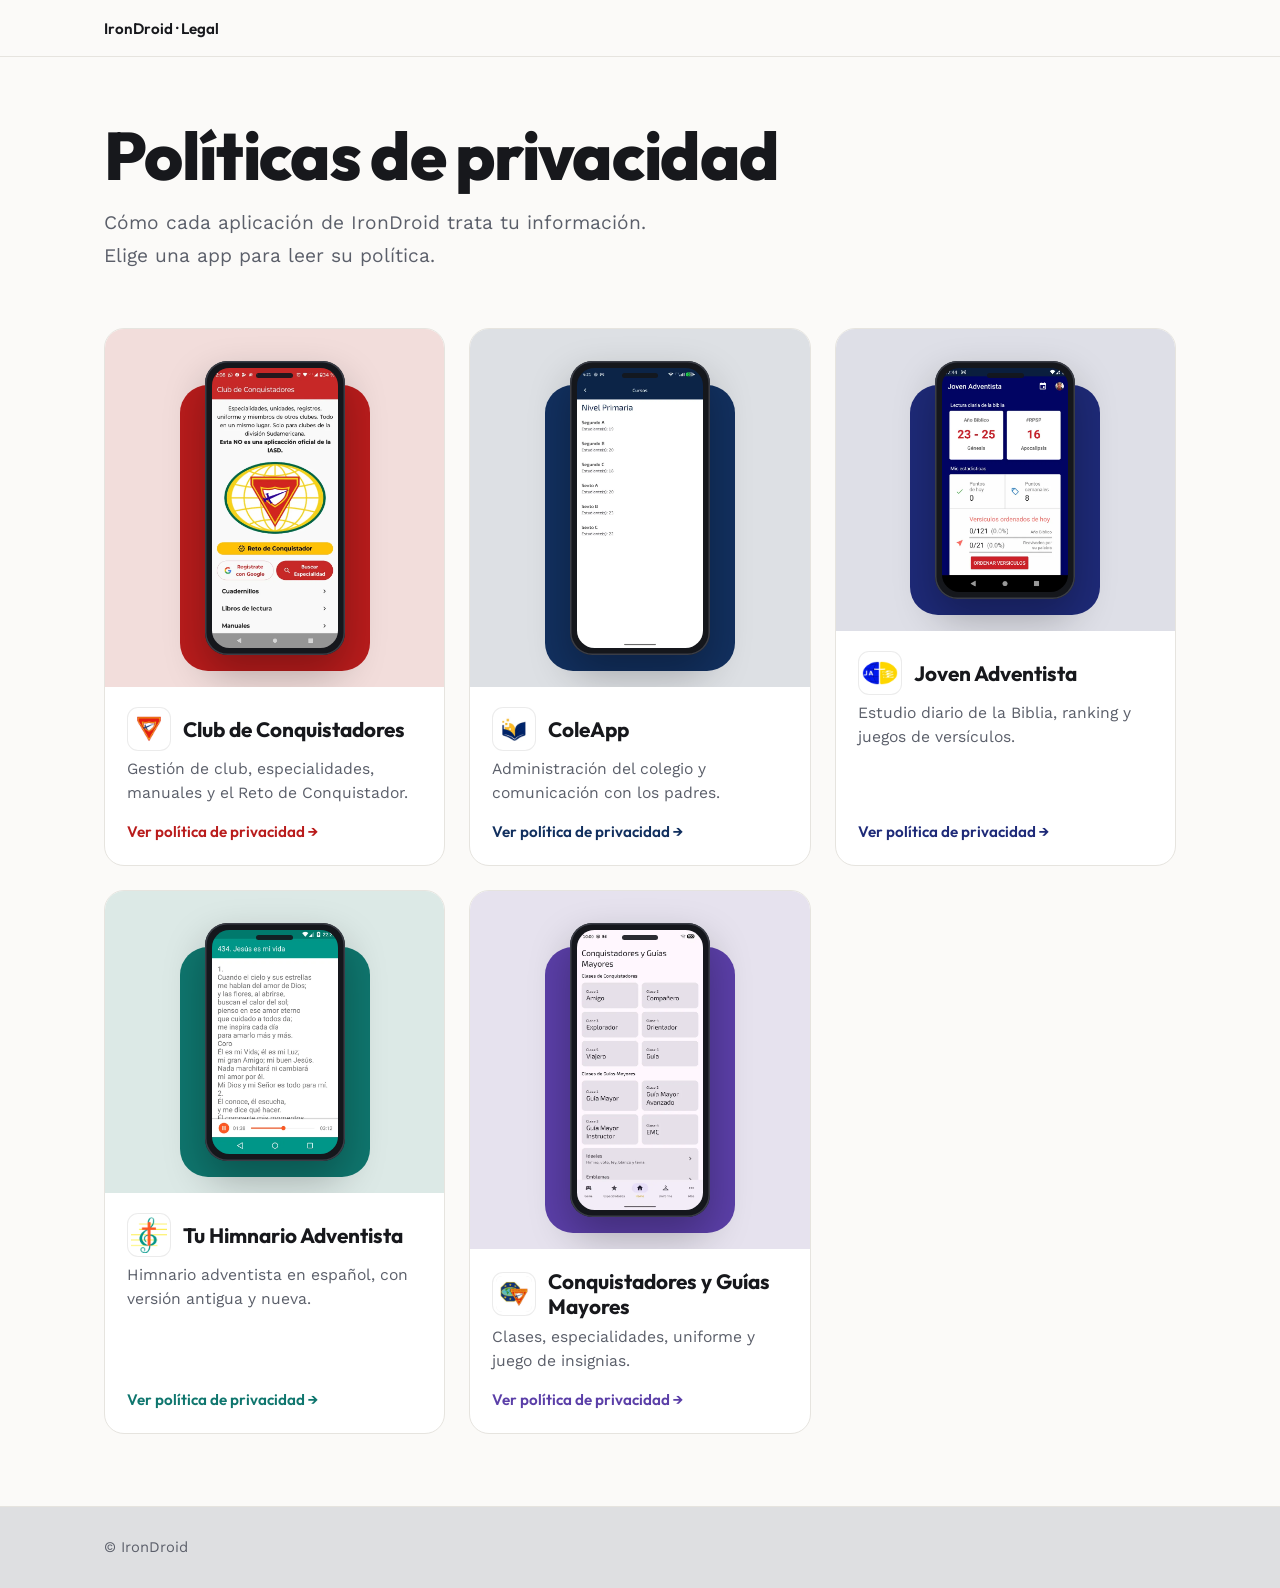
<file: index.html>
<!doctype html>
<html lang="es">
<head>
<meta charset="utf-8">
<meta name="viewport" content="width=device-width, initial-scale=1">
<title>IronDroid – Políticas de privacidad</title>
<meta name="description" content="Políticas de privacidad de las aplicaciones Android de IronDroid.">
<link rel="preconnect" href="https://fonts.googleapis.com">
<link rel="preconnect" href="https://fonts.gstatic.com" crossorigin>
<link rel="stylesheet" href="https://fonts.googleapis.com/css2?family=Outfit:wght@600;700;800&family=Work+Sans:wght@400;500;600&display=swap">
<link rel="stylesheet" href="./assets/style.css">
</head>
<body>
<div class="top"><div class="wrap"><span>IronDroid · Legal</span></div></div>
<header class="wrap home-hero">
<h1>Políticas de privacidad</h1>
<p>Cómo cada aplicación de IronDroid trata tu información. Elige una app para leer su política.</p>
</header>
<main class="wrap">
<ul class="apps">
<li class="app-club"><a class="card" href="./club-de-conquistadores/">
<span class="stage"><span class="phone"><img src="./assets/img/club-de-conquistadores/web/1.webp" width="480" height="1067" alt="" loading="lazy"></span></span>
<span class="body"><span class="name"><span class="icon has-img"><img src="./assets/img/club-de-conquistadores/web/icon.webp" width="192" height="192" alt=""></span>Club de Conquistadores</span><span class="tag">Gestión de club, especialidades, manuales y el Reto de Conquistador.</span><span class="go">Ver política de privacidad →</span></span>
</a></li>
<li class="app-coleapp"><a class="card" href="./coleapp/">
<span class="stage"><span class="phone"><img src="./assets/img/coleapp/web/1.webp" width="480" height="1067" alt="" loading="lazy"></span></span>
<span class="body"><span class="name"><span class="icon has-img"><img src="./assets/img/coleapp/web/icon.webp" width="192" height="192" alt=""></span>ColeApp</span><span class="tag">Administración del colegio y comunicación con los padres.</span><span class="go">Ver política de privacidad →</span></span>
</a></li>
<li class="app-joven"><a class="card" href="./joven-adventista/">
<span class="stage"><span class="phone"><img src="./assets/img/joven-adventista/web/1.webp" width="480" height="853" alt="" loading="lazy"></span></span>
<span class="body"><span class="name"><span class="icon has-img"><img src="./assets/img/joven-adventista/web/icon.webp" width="192" height="192" alt=""></span>Joven Adventista</span><span class="tag">Estudio diario de la Biblia, ranking y juegos de versículos.</span><span class="go">Ver política de privacidad →</span></span>
</a></li>
<li class="app-hiad"><a class="card" href="./tu-himnario-adventista/">
<span class="stage"><span class="phone"><img src="./assets/img/tu-himnario-adventista/web/2.webp" width="480" height="853" alt="" loading="lazy"></span></span>
<span class="body"><span class="name"><span class="icon has-img"><img src="./assets/img/tu-himnario-adventista/web/icon.webp" width="192" height="192" alt=""></span>Tu Himnario Adventista</span><span class="tag">Himnario adventista en español, con versión antigua y nueva.</span><span class="go">Ver política de privacidad →</span></span>
</a></li>
<li class="app-pathfinder"><a class="card" href="./conquistadores-y-guias-mayores/">
<span class="stage"><span class="phone"><img src="./assets/img/conquistadores-y-guias-mayores/web/1.webp" width="480" height="1067" alt="" loading="lazy"></span></span>
<span class="body"><span class="name"><span class="icon has-img"><img src="./assets/img/conquistadores-y-guias-mayores/web/icon.webp" width="192" height="192" alt=""></span>Conquistadores y Guías Mayores</span><span class="tag">Clases, especialidades, uniforme y juego de insignias.</span><span class="go">Ver política de privacidad →</span></span>
</a></li>
</ul>
</main>
<footer class="foot"><div class="wrap"><span class="muted">© IronDroid</span></div></footer>
</body>
</html>
</file>
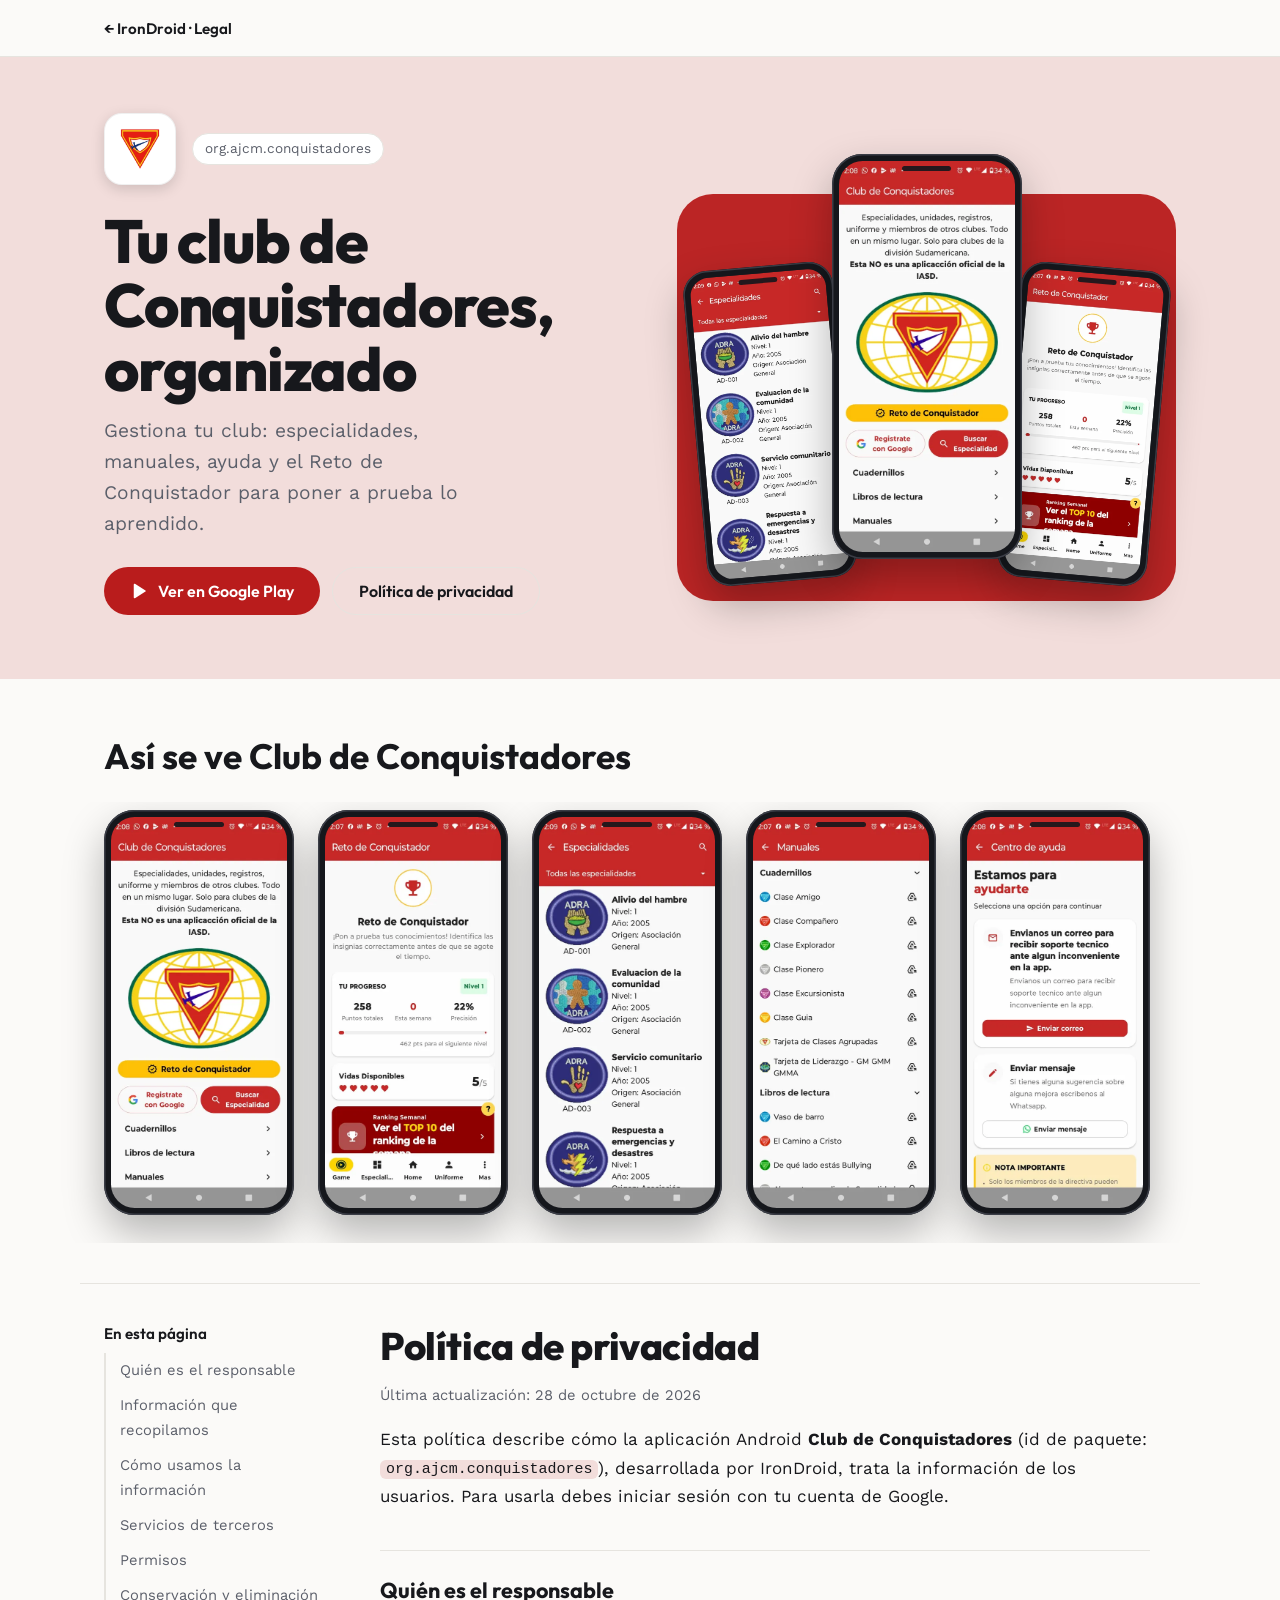
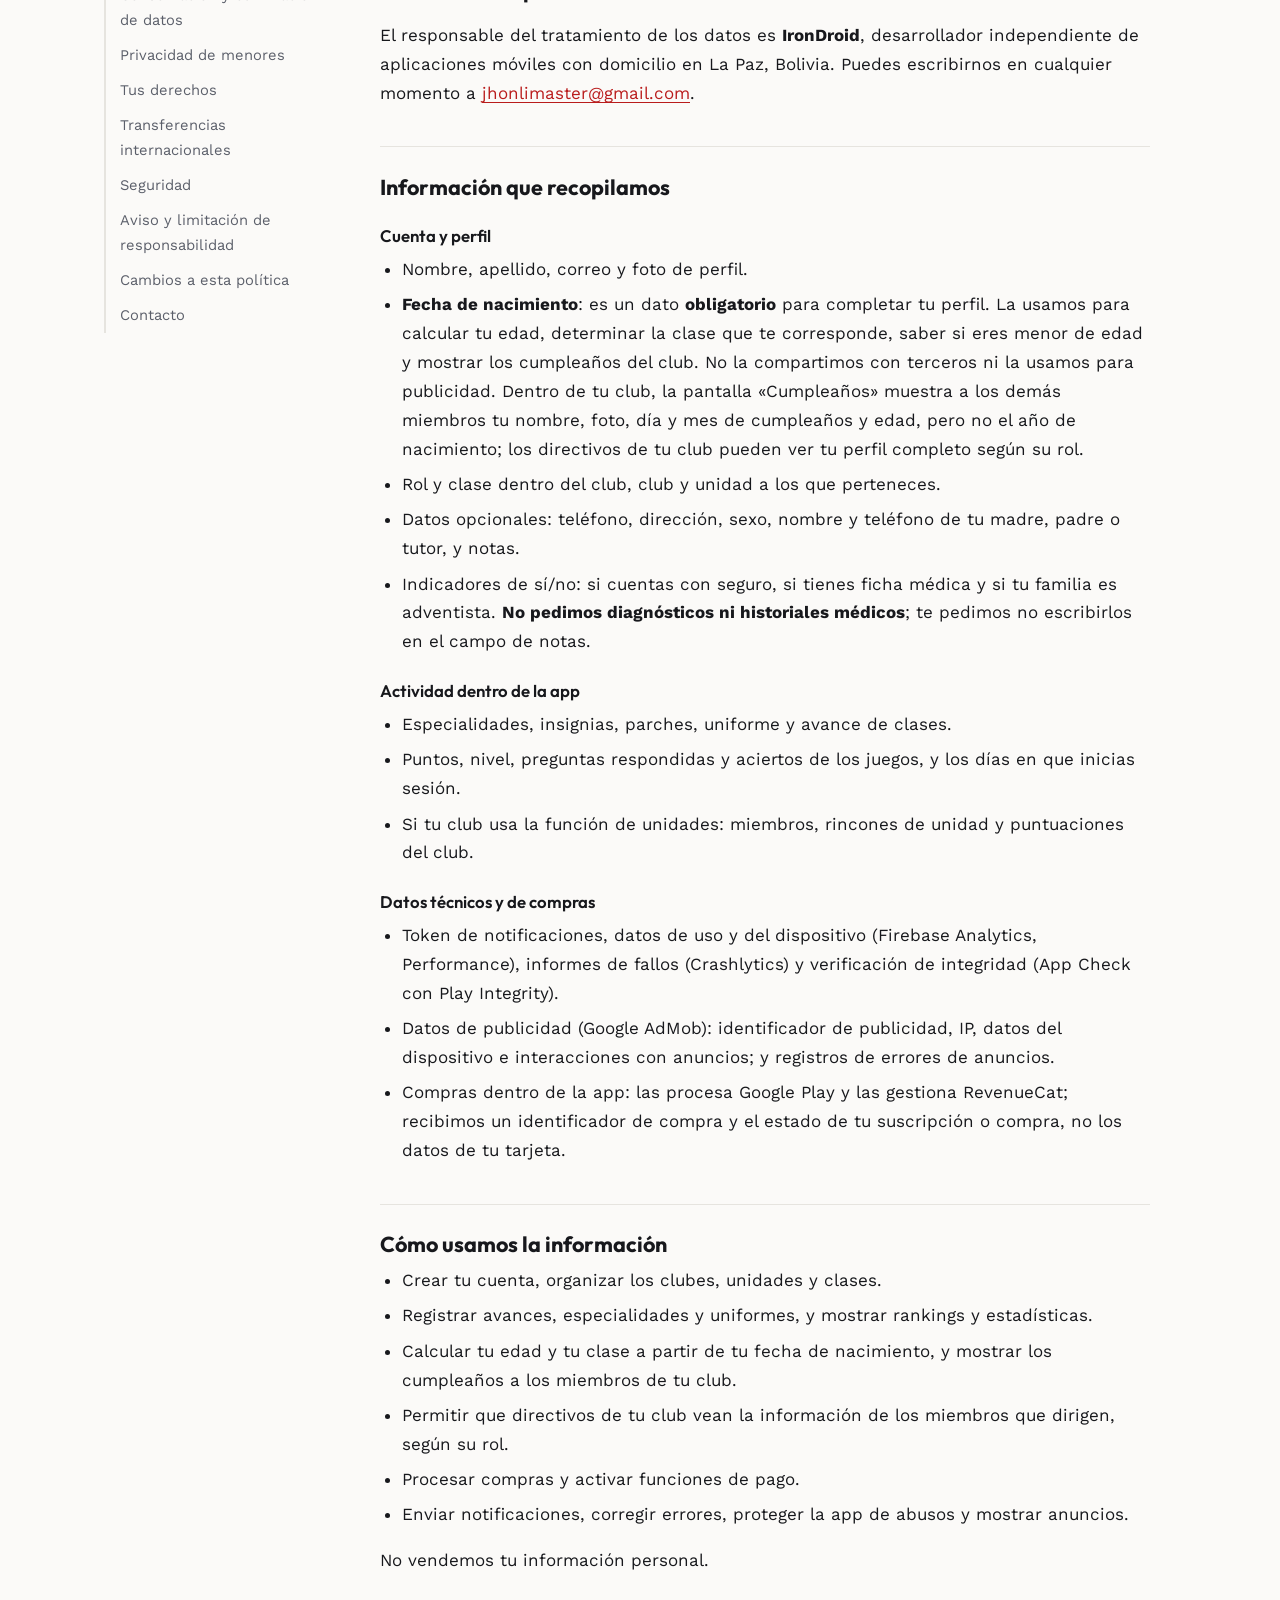
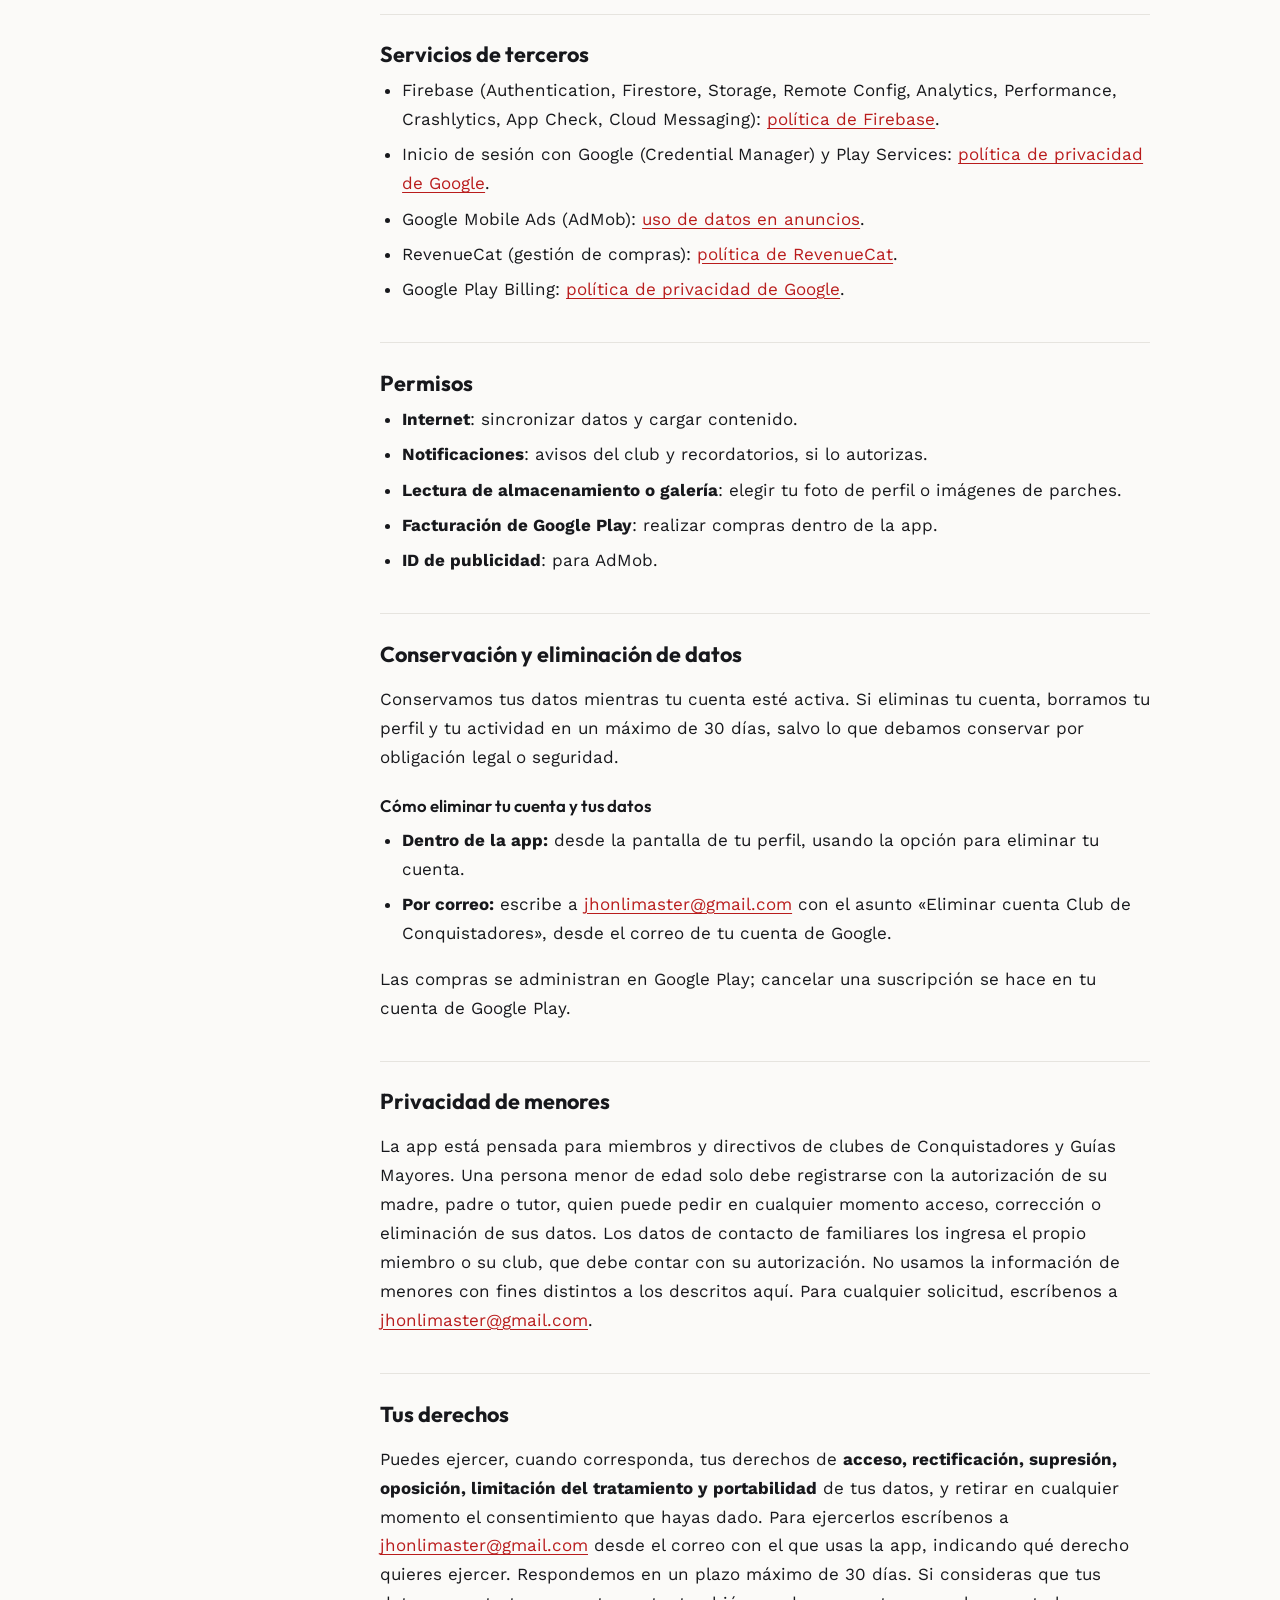
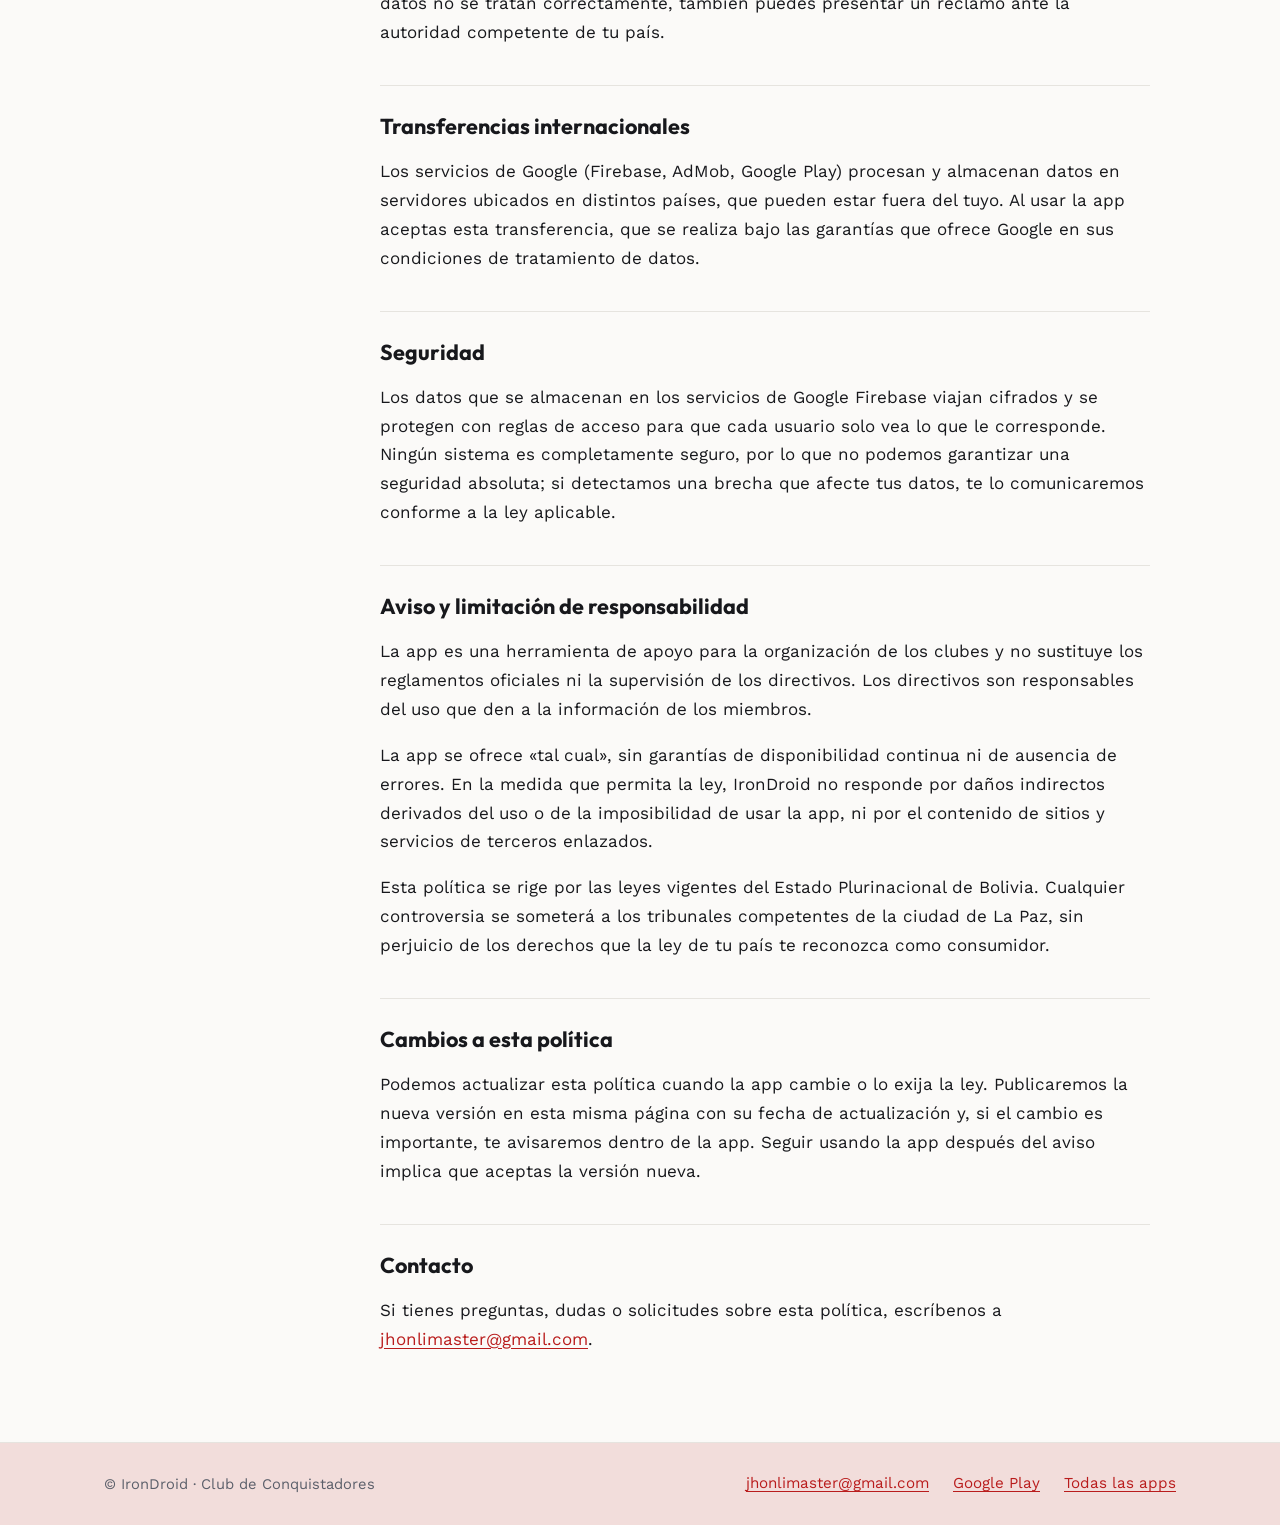
<file: club-de-conquistadores/index.html>
<!doctype html>
<html lang="es">
<head>
<meta charset="utf-8">
<meta name="viewport" content="width=device-width, initial-scale=1">
<title>Política de privacidad – Club de Conquistadores</title>
<meta name="description" content="Política de privacidad de Club de Conquistadores. Gestiona tu club: especialidades, manuales, ayuda y el Reto de Conquistador para poner a prueba lo aprendido.">
<link rel="preconnect" href="https://fonts.googleapis.com">
<link rel="preconnect" href="https://fonts.gstatic.com" crossorigin>
<link rel="stylesheet" href="https://fonts.googleapis.com/css2?family=Outfit:wght@600;700;800&family=Work+Sans:wght@400;500;600&display=swap">
<link rel="stylesheet" href="../assets/style.css">
</head>
<body class="app-club">
<div class="top"><div class="wrap"><a href="../">← IronDroid · Legal</a></div></div>
<header class="hero"><div class="wrap">
<div>
<div class="id"><span class="icon has-img"><img src="../assets/img/club-de-conquistadores/web/icon.webp" width="192" height="192" alt=""></span><span class="chip"><code>org.ajcm.conquistadores</code></span></div>
<h1>Tu club de Conquistadores, organizado</h1>
<p class="lead">Gestiona tu club: especialidades, manuales, ayuda y el Reto de Conquistador para poner a prueba lo aprendido.</p>
<div class="actions"><a class="btn" href="https://play.google.com/store/apps/details?id=org.ajcm.conquistadores"><svg viewBox="0 0 24 24" aria-hidden="true"><path d="M5 3.2v17.6c0 .8.9 1.3 1.6.8l14-8.8c.6-.4.6-1.2 0-1.6l-14-8.8C5.9 1.9 5 2.4 5 3.2z"/></svg>Ver en Google Play</a><a class="btn ghost" href="#politica">Política de privacidad</a></div>
</div>
<div class="phones">
<div class="phone"><img src="../assets/img/club-de-conquistadores/web/3.webp" width="480" height="1067" alt="Catálogo de especialidades"></div>
<div class="phone"><img src="../assets/img/club-de-conquistadores/web/1.webp" width="480" height="1067" alt="Pantalla principal del Club de Conquistadores"></div>
<div class="phone"><img src="../assets/img/club-de-conquistadores/web/2.webp" width="480" height="1067" alt="Reto de Conquistador con progreso y vidas"></div>
</div>
</div></header>
<section class="shots" aria-labelledby="shots-title">
<div class="wrap"><h2 id="shots-title">Así se ve Club de Conquistadores</h2></div>
<ul tabindex="0" aria-label="Capturas de pantalla de Club de Conquistadores">
<li><div class="phone"><img src="../assets/img/club-de-conquistadores/web/1.webp" width="480" height="1067" alt="Pantalla principal del Club de Conquistadores" loading="lazy"></div></li>
<li><div class="phone"><img src="../assets/img/club-de-conquistadores/web/2.webp" width="480" height="1067" alt="Reto de Conquistador con progreso y vidas" loading="lazy"></div></li>
<li><div class="phone"><img src="../assets/img/club-de-conquistadores/web/3.webp" width="480" height="1067" alt="Catálogo de especialidades" loading="lazy"></div></li>
<li><div class="phone"><img src="../assets/img/club-de-conquistadores/web/4.webp" width="480" height="1067" alt="Manuales, cuadernillos y libros de lectura" loading="lazy"></div></li>
<li><div class="phone"><img src="../assets/img/club-de-conquistadores/web/5.webp" width="480" height="1067" alt="Centro de ayuda" loading="lazy"></div></li>
</ul>
</section>
<div class="wrap policy" id="politica">
<nav class="toc" aria-label="Contenido de la política"><p>En esta página</p><ol><li><a href="#responsable">Quién es el responsable</a></li><li><a href="#informacion-que-recopilamos">Información que recopilamos</a></li><li><a href="#como-usamos-la-informacion">Cómo usamos la información</a></li><li><a href="#servicios-de-terceros">Servicios de terceros</a></li><li><a href="#permisos">Permisos</a></li><li><a href="#conservacion-y-eliminacion-de-datos">Conservación y eliminación de datos</a></li><li><a href="#privacidad-de-menores">Privacidad de menores</a></li><li><a href="#tus-derechos">Tus derechos</a></li><li><a href="#transferencias">Transferencias internacionales</a></li><li><a href="#seguridad">Seguridad</a></li><li><a href="#limitacion-de-responsabilidad">Aviso y limitación de responsabilidad</a></li><li><a href="#cambios-a-esta-politica">Cambios a esta política</a></li><li><a href="#contacto">Contacto</a></li></ol></nav>
<article>
<h2>Política de privacidad</h2>
<p class="muted">Última actualización: 28 de octubre de 2026</p>
<p>Esta política describe cómo la aplicación Android <strong>Club de Conquistadores</strong> (id de paquete: <code>org.ajcm.conquistadores</code>), desarrollada por IronDroid, trata la información de los usuarios. Para usarla debes iniciar sesión con tu cuenta de Google.</p>

<h3 id="responsable">Quién es el responsable</h3>
<p>El responsable del tratamiento de los datos es <strong>IronDroid</strong>, desarrollador independiente de aplicaciones móviles con domicilio en La Paz, Bolivia. Puedes escribirnos en cualquier momento a <a href="mailto:jhonlimaster@gmail.com">jhonlimaster@gmail.com</a>.</p>

<h3 id="informacion-que-recopilamos">Información que recopilamos</h3>
<h4>Cuenta y perfil</h4><ul><li>Nombre, apellido, correo y foto de perfil.</li><li><strong>Fecha de nacimiento</strong>: es un dato <strong>obligatorio</strong> para completar tu perfil. La usamos para calcular tu edad, determinar la clase que te corresponde, saber si eres menor de edad y mostrar los cumpleaños del club. No la compartimos con terceros ni la usamos para publicidad. Dentro de tu club, la pantalla «Cumpleaños» muestra a los demás miembros tu nombre, foto, día y mes de cumpleaños y edad, pero no el año de nacimiento; los directivos de tu club pueden ver tu perfil completo según su rol.</li><li>Rol y clase dentro del club, club y unidad a los que perteneces.</li><li>Datos opcionales: teléfono, dirección, sexo, nombre y teléfono de tu madre, padre o tutor, y notas.</li><li>Indicadores de sí/no: si cuentas con seguro, si tienes ficha médica y si tu familia es adventista. <strong>No pedimos diagnósticos ni historiales médicos</strong>; te pedimos no escribirlos en el campo de notas.</li></ul><h4>Actividad dentro de la app</h4><ul><li>Especialidades, insignias, parches, uniforme y avance de clases.</li><li>Puntos, nivel, preguntas respondidas y aciertos de los juegos, y los días en que inicias sesión.</li><li>Si tu club usa la función de unidades: miembros, rincones de unidad y puntuaciones del club.</li></ul><h4>Datos técnicos y de compras</h4><ul><li>Token de notificaciones, datos de uso y del dispositivo (Firebase Analytics, Performance), informes de fallos (Crashlytics) y verificación de integridad (App Check con Play Integrity).</li><li>Datos de publicidad (Google AdMob): identificador de publicidad, IP, datos del dispositivo e interacciones con anuncios; y registros de errores de anuncios.</li><li>Compras dentro de la app: las procesa Google Play y las gestiona RevenueCat; recibimos un identificador de compra y el estado de tu suscripción o compra, no los datos de tu tarjeta.</li></ul>

<h3 id="como-usamos-la-informacion">Cómo usamos la información</h3>
<ul><li>Crear tu cuenta, organizar los clubes, unidades y clases.</li><li>Registrar avances, especialidades y uniformes, y mostrar rankings y estadísticas.</li><li>Calcular tu edad y tu clase a partir de tu fecha de nacimiento, y mostrar los cumpleaños a los miembros de tu club.</li><li>Permitir que directivos de tu club vean la información de los miembros que dirigen, según su rol.</li><li>Procesar compras y activar funciones de pago.</li><li>Enviar notificaciones, corregir errores, proteger la app de abusos y mostrar anuncios.</li></ul><p>No vendemos tu información personal.</p>

<h3 id="servicios-de-terceros">Servicios de terceros</h3>
<ul><li>Firebase (Authentication, Firestore, Storage, Remote Config, Analytics, Performance, Crashlytics, App Check, Cloud Messaging): <a href="https://firebase.google.com/support/privacy" rel="noopener">política de Firebase</a>.</li><li>Inicio de sesión con Google (Credential Manager) y Play Services: <a href="https://policies.google.com/privacy" rel="noopener">política de privacidad de Google</a>.</li><li>Google Mobile Ads (AdMob): <a href="https://policies.google.com/technologies/ads" rel="noopener">uso de datos en anuncios</a>.</li><li>RevenueCat (gestión de compras): <a href="https://www.revenuecat.com/privacy" rel="noopener">política de RevenueCat</a>.</li><li>Google Play Billing: <a href="https://policies.google.com/privacy" rel="noopener">política de privacidad de Google</a>.</li></ul>

<h3 id="permisos">Permisos</h3>
<ul><li><strong>Internet</strong>: sincronizar datos y cargar contenido.</li><li><strong>Notificaciones</strong>: avisos del club y recordatorios, si lo autorizas.</li><li><strong>Lectura de almacenamiento o galería</strong>: elegir tu foto de perfil o imágenes de parches.</li><li><strong>Facturación de Google Play</strong>: realizar compras dentro de la app.</li><li><strong>ID de publicidad</strong>: para AdMob.</li></ul>

<h3 id="conservacion-y-eliminacion-de-datos">Conservación y eliminación de datos</h3>
<p>Conservamos tus datos mientras tu cuenta esté activa. Si eliminas tu cuenta, borramos tu perfil y tu actividad en un máximo de 30 días, salvo lo que debamos conservar por obligación legal o seguridad.</p><h4 id="eliminar-cuenta">Cómo eliminar tu cuenta y tus datos</h4><ul><li><strong>Dentro de la app:</strong> desde la pantalla de tu perfil, usando la opción para eliminar tu cuenta.</li><li><strong>Por correo:</strong> escribe a <a href="mailto:jhonlimaster@gmail.com?subject=Eliminar%20cuenta%20Club%20de%20Conquistadores">jhonlimaster@gmail.com</a> con el asunto «Eliminar cuenta Club de Conquistadores», desde el correo de tu cuenta de Google.</li></ul><p>Las compras se administran en Google Play; cancelar una suscripción se hace en tu cuenta de Google Play.</p>

<h3 id="privacidad-de-menores">Privacidad de menores</h3>
<p>La app está pensada para miembros y directivos de clubes de Conquistadores y Guías Mayores. Una persona menor de edad solo debe registrarse con la autorización de su madre, padre o tutor, quien puede pedir en cualquier momento acceso, corrección o eliminación de sus datos. Los datos de contacto de familiares los ingresa el propio miembro o su club, que debe contar con su autorización. No usamos la información de menores con fines distintos a los descritos aquí. Para cualquier solicitud, escríbenos a <a href="mailto:jhonlimaster@gmail.com">jhonlimaster@gmail.com</a>.</p>

<h3 id="tus-derechos">Tus derechos</h3>
<p>Puedes ejercer, cuando corresponda, tus derechos de <strong>acceso, rectificación, supresión, oposición, limitación del tratamiento y portabilidad</strong> de tus datos, y retirar en cualquier momento el consentimiento que hayas dado. Para ejercerlos escríbenos a <a href="mailto:jhonlimaster@gmail.com">jhonlimaster@gmail.com</a> desde el correo con el que usas la app, indicando qué derecho quieres ejercer. Respondemos en un plazo máximo de 30 días. Si consideras que tus datos no se tratan correctamente, también puedes presentar un reclamo ante la autoridad competente de tu país.</p>

<h3 id="transferencias">Transferencias internacionales</h3>
<p>Los servicios de Google (Firebase, AdMob, Google Play) procesan y almacenan datos en servidores ubicados en distintos países, que pueden estar fuera del tuyo. Al usar la app aceptas esta transferencia, que se realiza bajo las garantías que ofrece Google en sus condiciones de tratamiento de datos.</p>

<h3 id="seguridad">Seguridad</h3>
<p>Los datos que se almacenan en los servicios de Google Firebase viajan cifrados y se protegen con reglas de acceso para que cada usuario solo vea lo que le corresponde. Ningún sistema es completamente seguro, por lo que no podemos garantizar una seguridad absoluta; si detectamos una brecha que afecte tus datos, te lo comunicaremos conforme a la ley aplicable.</p>

<h3 id="limitacion-de-responsabilidad">Aviso y limitación de responsabilidad</h3>
<p>La app es una herramienta de apoyo para la organización de los clubes y no sustituye los reglamentos oficiales ni la supervisión de los directivos. Los directivos son responsables del uso que den a la información de los miembros.</p><p>La app se ofrece «tal cual», sin garantías de disponibilidad continua ni de ausencia de errores. En la medida que permita la ley, IronDroid no responde por daños indirectos derivados del uso o de la imposibilidad de usar la app, ni por el contenido de sitios y servicios de terceros enlazados.</p><p>Esta política se rige por las leyes vigentes del Estado Plurinacional de Bolivia. Cualquier controversia se someterá a los tribunales competentes de la ciudad de La Paz, sin perjuicio de los derechos que la ley de tu país te reconozca como consumidor.</p>

<h3 id="cambios-a-esta-politica">Cambios a esta política</h3>
<p>Podemos actualizar esta política cuando la app cambie o lo exija la ley. Publicaremos la nueva versión en esta misma página con su fecha de actualización y, si el cambio es importante, te avisaremos dentro de la app. Seguir usando la app después del aviso implica que aceptas la versión nueva.</p>

<h3 id="contacto">Contacto</h3>
<p>Si tienes preguntas, dudas o solicitudes sobre esta política, escríbenos a <a href="mailto:jhonlimaster@gmail.com">jhonlimaster@gmail.com</a>.</p>
</article>
</div>
<footer class="foot"><div class="wrap">
<span class="muted">© IronDroid · Club de Conquistadores</span>
<nav aria-label="Enlaces"><a href="mailto:jhonlimaster@gmail.com">jhonlimaster@gmail.com</a><a href="https://play.google.com/store/apps/details?id=org.ajcm.conquistadores">Google Play</a><a href="../">Todas las apps</a></nav>
</div></footer>
</body>
</html>
</file>
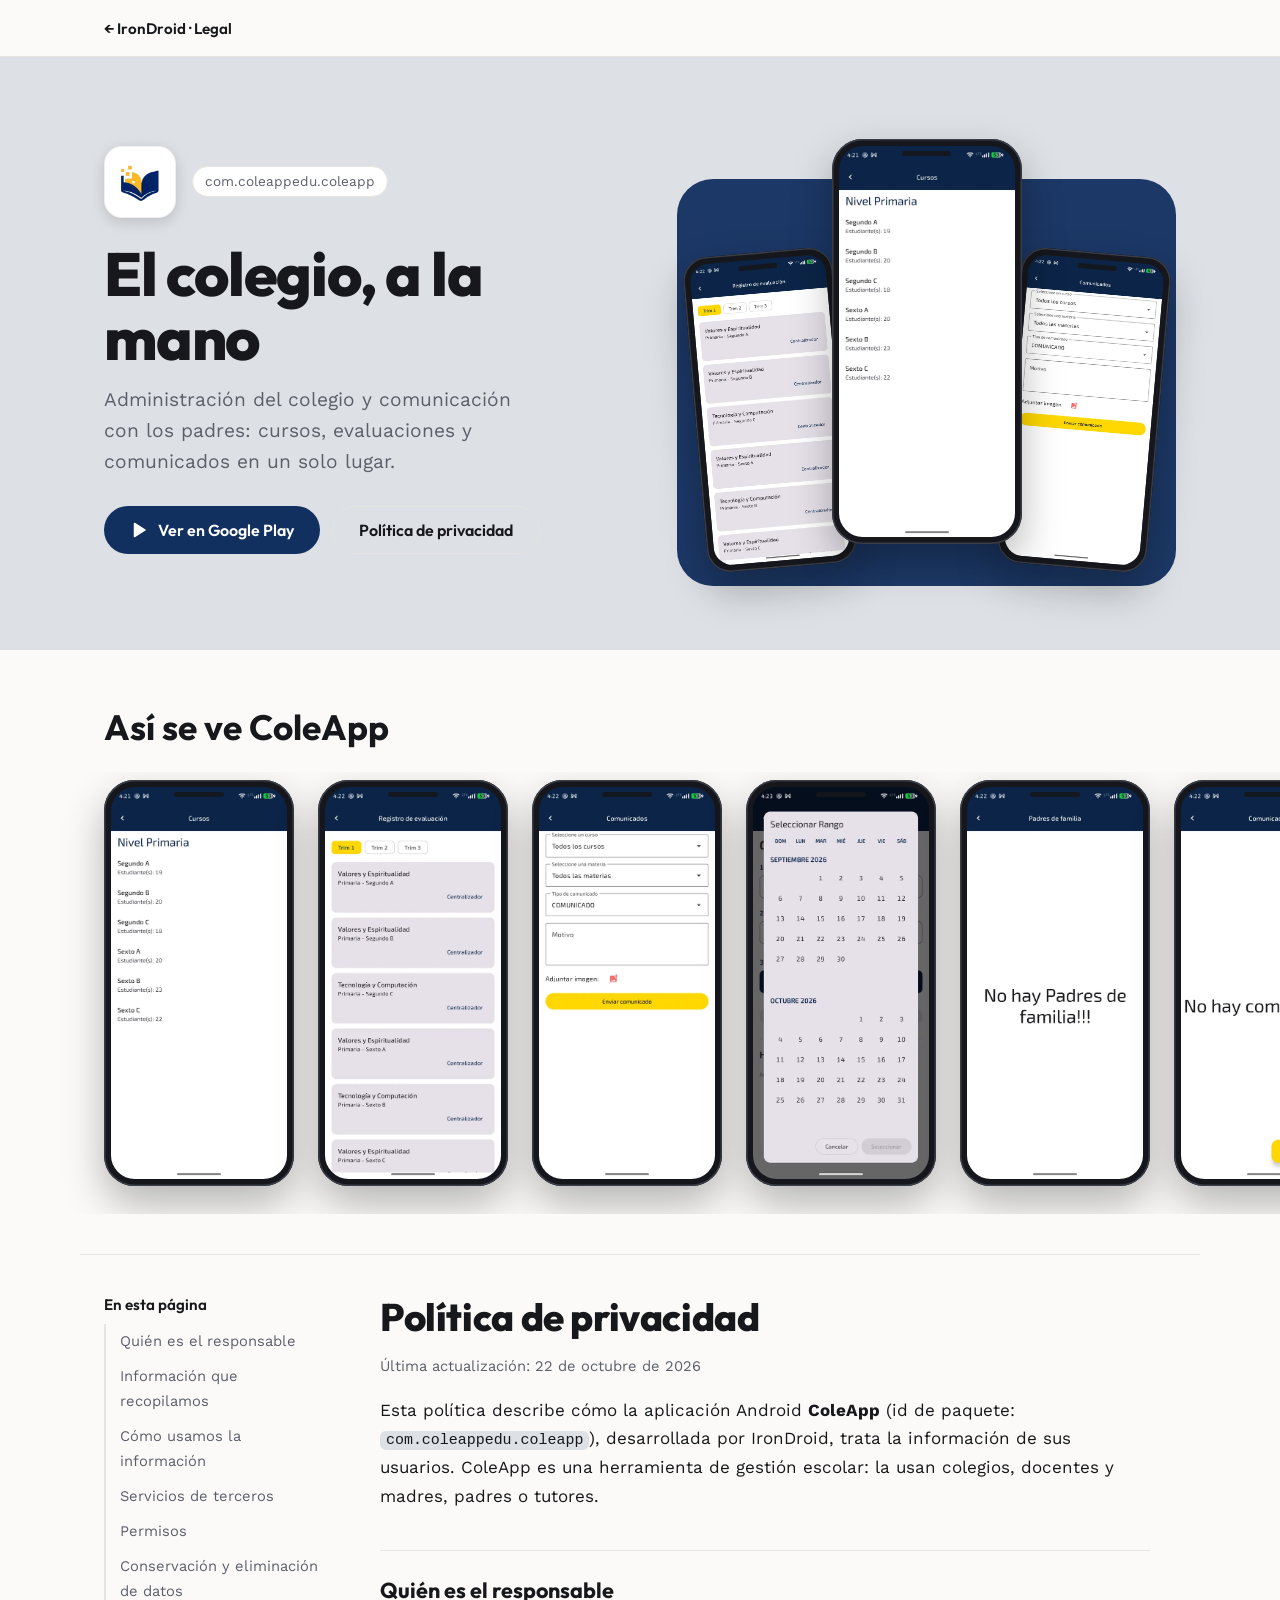
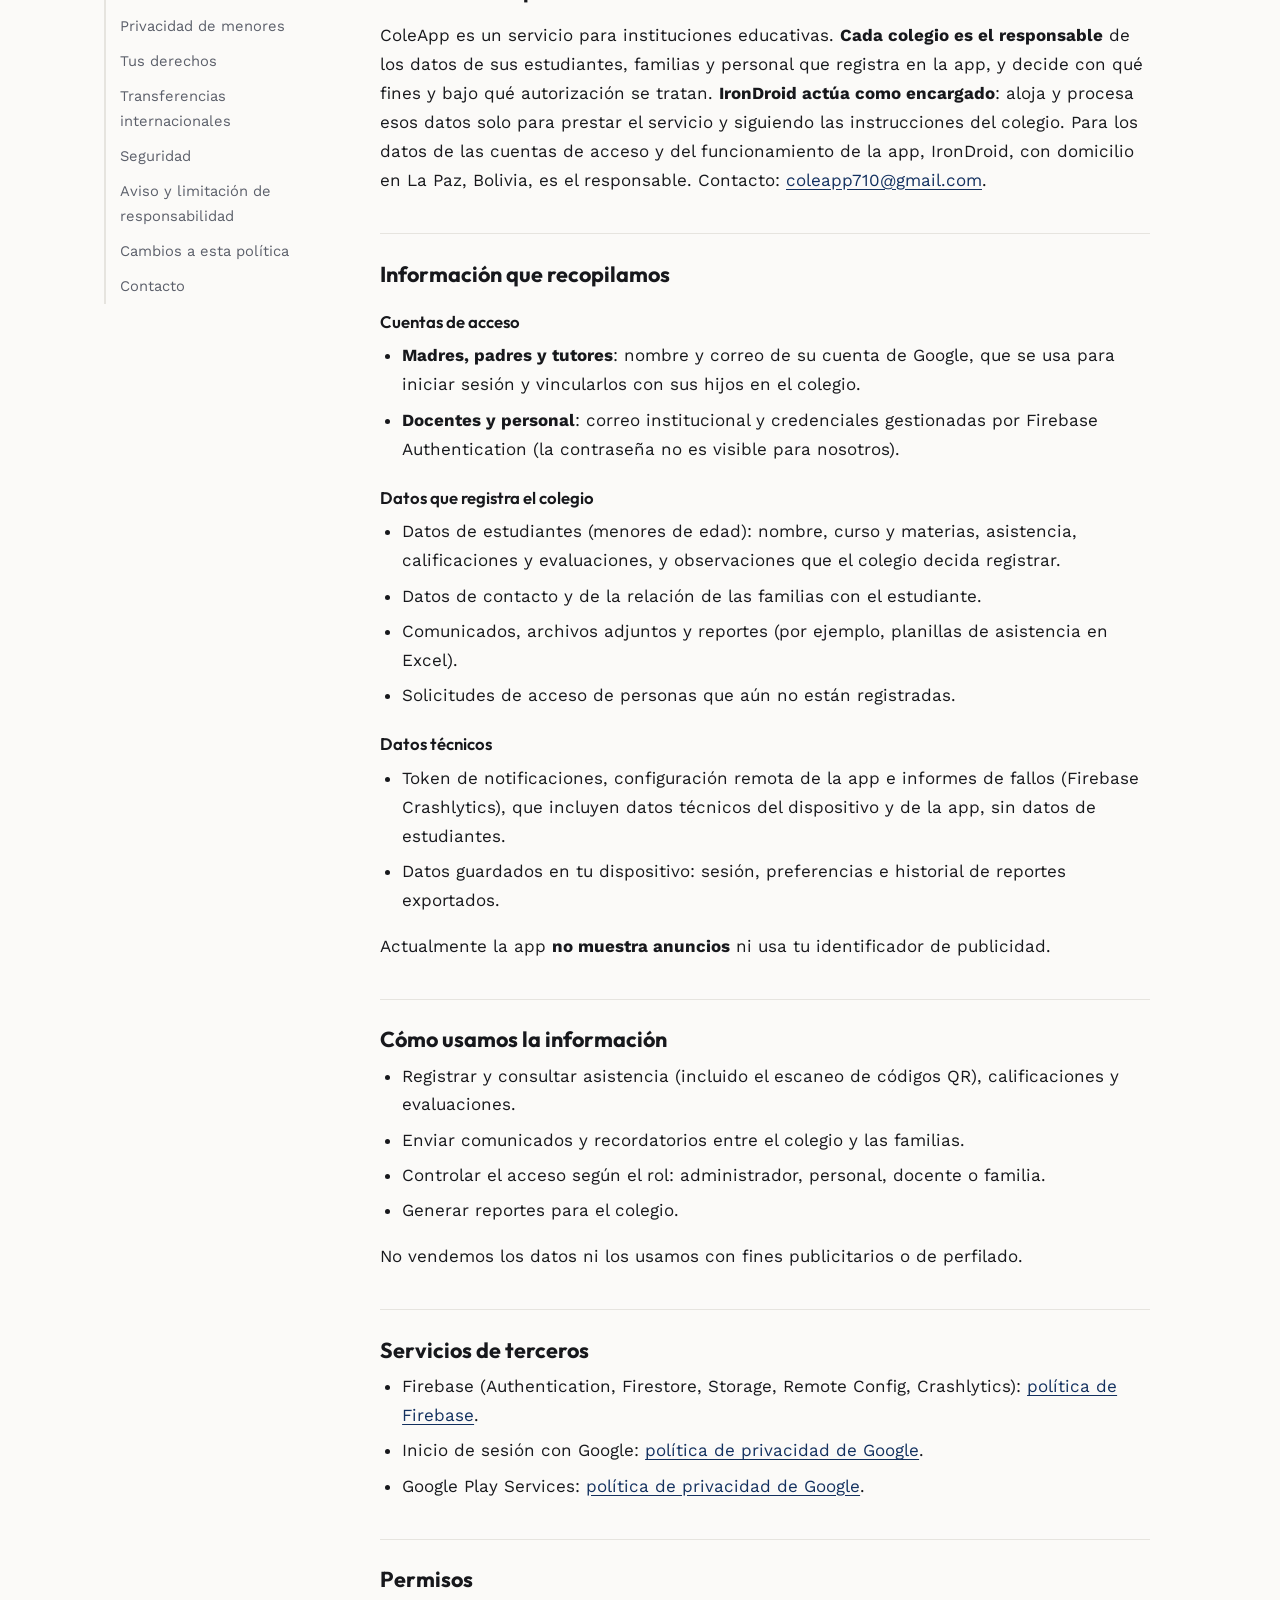
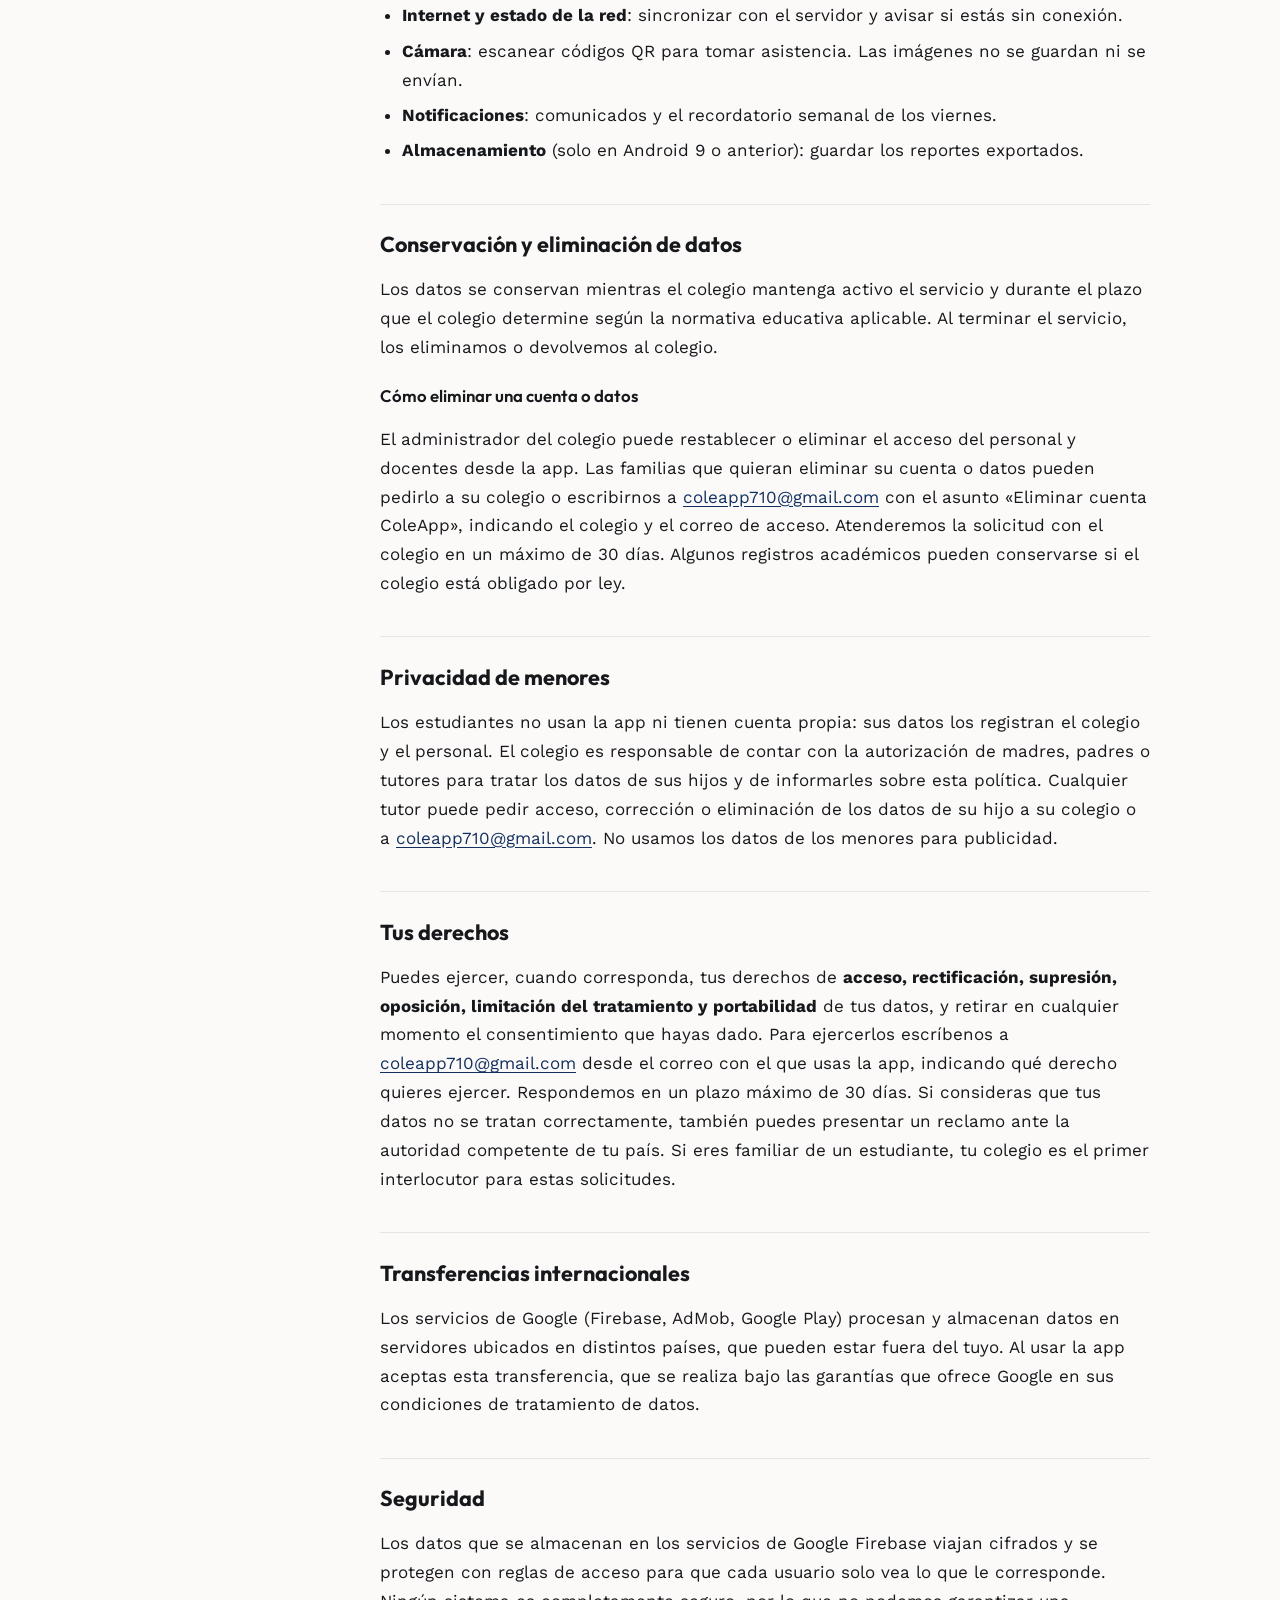
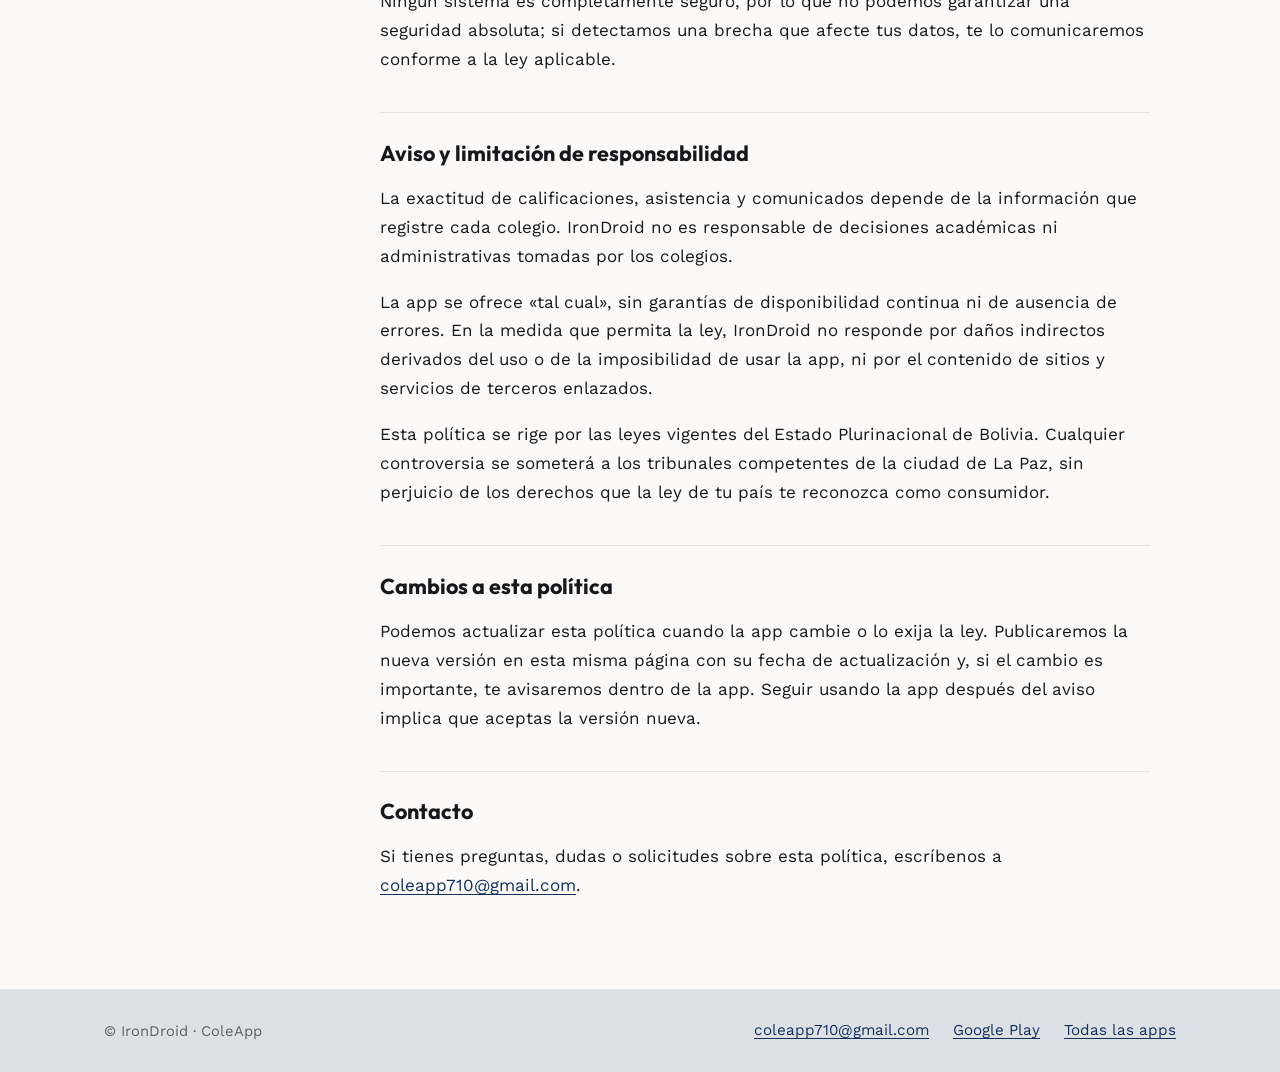
<file: coleapp/index.html>
<!doctype html>
<html lang="es">
<head>
<meta charset="utf-8">
<meta name="viewport" content="width=device-width, initial-scale=1">
<title>Política de privacidad – ColeApp</title>
<meta name="description" content="Política de privacidad de ColeApp. Administración del colegio y comunicación con los padres: cursos, evaluaciones y comunicados en un solo lugar.">
<link rel="preconnect" href="https://fonts.googleapis.com">
<link rel="preconnect" href="https://fonts.gstatic.com" crossorigin>
<link rel="stylesheet" href="https://fonts.googleapis.com/css2?family=Outfit:wght@600;700;800&family=Work+Sans:wght@400;500;600&display=swap">
<link rel="stylesheet" href="../assets/style.css">
</head>
<body class="app-coleapp">
<div class="top"><div class="wrap"><a href="../">← IronDroid · Legal</a></div></div>
<header class="hero"><div class="wrap">
<div>
<div class="id"><span class="icon has-img"><img src="../assets/img/coleapp/web/icon.webp" width="192" height="192" alt=""></span><span class="chip"><code>com.coleappedu.coleapp</code></span></div>
<h1>El colegio, a la mano</h1>
<p class="lead">Administración del colegio y comunicación con los padres: cursos, evaluaciones y comunicados en un solo lugar.</p>
<div class="actions"><a class="btn" href="https://play.google.com/store/apps/details?id=com.coleappedu.coleapp"><svg viewBox="0 0 24 24" aria-hidden="true"><path d="M5 3.2v17.6c0 .8.9 1.3 1.6.8l14-8.8c.6-.4.6-1.2 0-1.6l-14-8.8C5.9 1.9 5 2.4 5 3.2z"/></svg>Ver en Google Play</a><a class="btn ghost" href="#politica">Política de privacidad</a></div>
</div>
<div class="phones">
<div class="phone"><img src="../assets/img/coleapp/web/2.webp" width="480" height="1067" alt="Registro de evaluación por trimestre"></div>
<div class="phone"><img src="../assets/img/coleapp/web/1.webp" width="480" height="1067" alt="Lista de cursos por nivel"></div>
<div class="phone"><img src="../assets/img/coleapp/web/3.webp" width="480" height="1067" alt="Formulario para enviar un comunicado"></div>
</div>
</div></header>
<section class="shots" aria-labelledby="shots-title">
<div class="wrap"><h2 id="shots-title">Así se ve ColeApp</h2></div>
<ul tabindex="0" aria-label="Capturas de pantalla de ColeApp">
<li><div class="phone"><img src="../assets/img/coleapp/web/1.webp" width="480" height="1067" alt="Lista de cursos por nivel" loading="lazy"></div></li>
<li><div class="phone"><img src="../assets/img/coleapp/web/2.webp" width="480" height="1067" alt="Registro de evaluación por trimestre" loading="lazy"></div></li>
<li><div class="phone"><img src="../assets/img/coleapp/web/3.webp" width="480" height="1067" alt="Formulario para enviar un comunicado" loading="lazy"></div></li>
<li><div class="phone"><img src="../assets/img/coleapp/web/4.webp" width="480" height="1067" alt="Selector de rango de fechas para reportes" loading="lazy"></div></li>
<li><div class="phone"><img src="../assets/img/coleapp/web/5.webp" width="480" height="1067" alt="Sección de padres de familia" loading="lazy"></div></li>
<li><div class="phone"><img src="../assets/img/coleapp/web/6.webp" width="480" height="1067" alt="Sección de comunicados" loading="lazy"></div></li>
</ul>
</section>
<div class="wrap policy" id="politica">
<nav class="toc" aria-label="Contenido de la política"><p>En esta página</p><ol><li><a href="#quien-es-el-responsable">Quién es el responsable</a></li><li><a href="#informacion-que-recopilamos">Información que recopilamos</a></li><li><a href="#como-usamos-la-informacion">Cómo usamos la información</a></li><li><a href="#servicios-de-terceros">Servicios de terceros</a></li><li><a href="#permisos">Permisos</a></li><li><a href="#conservacion-y-eliminacion-de-datos">Conservación y eliminación de datos</a></li><li><a href="#privacidad-de-menores">Privacidad de menores</a></li><li><a href="#tus-derechos">Tus derechos</a></li><li><a href="#transferencias">Transferencias internacionales</a></li><li><a href="#seguridad">Seguridad</a></li><li><a href="#limitacion-de-responsabilidad">Aviso y limitación de responsabilidad</a></li><li><a href="#cambios-a-esta-politica">Cambios a esta política</a></li><li><a href="#contacto">Contacto</a></li></ol></nav>
<article>
<h2>Política de privacidad</h2>
<p class="muted">Última actualización: 22 de octubre de 2026</p>
<p>Esta política describe cómo la aplicación Android <strong>ColeApp</strong> (id de paquete: <code>com.coleappedu.coleapp</code>), desarrollada por IronDroid, trata la información de sus usuarios. ColeApp es una herramienta de gestión escolar: la usan colegios, docentes y madres, padres o tutores.</p>

<h3 id="quien-es-el-responsable">Quién es el responsable</h3>
<p>ColeApp es un servicio para instituciones educativas. <strong>Cada colegio es el responsable</strong> de los datos de sus estudiantes, familias y personal que registra en la app, y decide con qué fines y bajo qué autorización se tratan. <strong>IronDroid actúa como encargado</strong>: aloja y procesa esos datos solo para prestar el servicio y siguiendo las instrucciones del colegio. Para los datos de las cuentas de acceso y del funcionamiento de la app, IronDroid, con domicilio en La Paz, Bolivia, es el responsable. Contacto: <a href="mailto:coleapp710@gmail.com">coleapp710@gmail.com</a>.</p>

<h3 id="informacion-que-recopilamos">Información que recopilamos</h3>
<h4>Cuentas de acceso</h4><ul><li><strong>Madres, padres y tutores</strong>: nombre y correo de su cuenta de Google, que se usa para iniciar sesión y vincularlos con sus hijos en el colegio.</li><li><strong>Docentes y personal</strong>: correo institucional y credenciales gestionadas por Firebase Authentication (la contraseña no es visible para nosotros).</li></ul><h4>Datos que registra el colegio</h4><ul><li>Datos de estudiantes (menores de edad): nombre, curso y materias, asistencia, calificaciones y evaluaciones, y observaciones que el colegio decida registrar.</li><li>Datos de contacto y de la relación de las familias con el estudiante.</li><li>Comunicados, archivos adjuntos y reportes (por ejemplo, planillas de asistencia en Excel).</li><li>Solicitudes de acceso de personas que aún no están registradas.</li></ul><h4>Datos técnicos</h4><ul><li>Token de notificaciones, configuración remota de la app e informes de fallos (Firebase Crashlytics), que incluyen datos técnicos del dispositivo y de la app, sin datos de estudiantes.</li><li>Datos guardados en tu dispositivo: sesión, preferencias e historial de reportes exportados.</li></ul><p>Actualmente la app <strong>no muestra anuncios</strong> ni usa tu identificador de publicidad.</p>

<h3 id="como-usamos-la-informacion">Cómo usamos la información</h3>
<ul><li>Registrar y consultar asistencia (incluido el escaneo de códigos QR), calificaciones y evaluaciones.</li><li>Enviar comunicados y recordatorios entre el colegio y las familias.</li><li>Controlar el acceso según el rol: administrador, personal, docente o familia.</li><li>Generar reportes para el colegio.</li></ul><p>No vendemos los datos ni los usamos con fines publicitarios o de perfilado.</p>

<h3 id="servicios-de-terceros">Servicios de terceros</h3>
<ul><li>Firebase (Authentication, Firestore, Storage, Remote Config, Crashlytics): <a href="https://firebase.google.com/support/privacy" rel="noopener">política de Firebase</a>.</li><li>Inicio de sesión con Google: <a href="https://policies.google.com/privacy" rel="noopener">política de privacidad de Google</a>.</li><li>Google Play Services: <a href="https://policies.google.com/privacy" rel="noopener">política de privacidad de Google</a>.</li></ul>

<h3 id="permisos">Permisos</h3>
<ul><li><strong>Internet y estado de la red</strong>: sincronizar con el servidor y avisar si estás sin conexión.</li><li><strong>Cámara</strong>: escanear códigos QR para tomar asistencia. Las imágenes no se guardan ni se envían.</li><li><strong>Notificaciones</strong>: comunicados y el recordatorio semanal de los viernes.</li><li><strong>Almacenamiento</strong> (solo en Android 9 o anterior): guardar los reportes exportados.</li></ul>

<h3 id="conservacion-y-eliminacion-de-datos">Conservación y eliminación de datos</h3>
<p>Los datos se conservan mientras el colegio mantenga activo el servicio y durante el plazo que el colegio determine según la normativa educativa aplicable. Al terminar el servicio, los eliminamos o devolvemos al colegio.</p><h4 id="eliminar-cuenta">Cómo eliminar una cuenta o datos</h4><p>El administrador del colegio puede restablecer o eliminar el acceso del personal y docentes desde la app. Las familias que quieran eliminar su cuenta o datos pueden pedirlo a su colegio o escribirnos a <a href="mailto:coleapp710@gmail.com?subject=Eliminar%20cuenta%20ColeApp">coleapp710@gmail.com</a> con el asunto «Eliminar cuenta ColeApp», indicando el colegio y el correo de acceso. Atenderemos la solicitud con el colegio en un máximo de 30 días. Algunos registros académicos pueden conservarse si el colegio está obligado por ley.</p>

<h3 id="privacidad-de-menores">Privacidad de menores</h3>
<p>Los estudiantes no usan la app ni tienen cuenta propia: sus datos los registran el colegio y el personal. El colegio es responsable de contar con la autorización de madres, padres o tutores para tratar los datos de sus hijos y de informarles sobre esta política. Cualquier tutor puede pedir acceso, corrección o eliminación de los datos de su hijo a su colegio o a <a href="mailto:coleapp710@gmail.com">coleapp710@gmail.com</a>. No usamos los datos de los menores para publicidad.</p>

<h3 id="tus-derechos">Tus derechos</h3>
<p>Puedes ejercer, cuando corresponda, tus derechos de <strong>acceso, rectificación, supresión, oposición, limitación del tratamiento y portabilidad</strong> de tus datos, y retirar en cualquier momento el consentimiento que hayas dado. Para ejercerlos escríbenos a <a href="mailto:coleapp710@gmail.com">coleapp710@gmail.com</a> desde el correo con el que usas la app, indicando qué derecho quieres ejercer. Respondemos en un plazo máximo de 30 días. Si consideras que tus datos no se tratan correctamente, también puedes presentar un reclamo ante la autoridad competente de tu país. Si eres familiar de un estudiante, tu colegio es el primer interlocutor para estas solicitudes.</p>

<h3 id="transferencias">Transferencias internacionales</h3>
<p>Los servicios de Google (Firebase, AdMob, Google Play) procesan y almacenan datos en servidores ubicados en distintos países, que pueden estar fuera del tuyo. Al usar la app aceptas esta transferencia, que se realiza bajo las garantías que ofrece Google en sus condiciones de tratamiento de datos.</p>

<h3 id="seguridad">Seguridad</h3>
<p>Los datos que se almacenan en los servicios de Google Firebase viajan cifrados y se protegen con reglas de acceso para que cada usuario solo vea lo que le corresponde. Ningún sistema es completamente seguro, por lo que no podemos garantizar una seguridad absoluta; si detectamos una brecha que afecte tus datos, te lo comunicaremos conforme a la ley aplicable.</p>

<h3 id="limitacion-de-responsabilidad">Aviso y limitación de responsabilidad</h3>
<p>La exactitud de calificaciones, asistencia y comunicados depende de la información que registre cada colegio. IronDroid no es responsable de decisiones académicas ni administrativas tomadas por los colegios.</p><p>La app se ofrece «tal cual», sin garantías de disponibilidad continua ni de ausencia de errores. En la medida que permita la ley, IronDroid no responde por daños indirectos derivados del uso o de la imposibilidad de usar la app, ni por el contenido de sitios y servicios de terceros enlazados.</p><p>Esta política se rige por las leyes vigentes del Estado Plurinacional de Bolivia. Cualquier controversia se someterá a los tribunales competentes de la ciudad de La Paz, sin perjuicio de los derechos que la ley de tu país te reconozca como consumidor.</p>

<h3 id="cambios-a-esta-politica">Cambios a esta política</h3>
<p>Podemos actualizar esta política cuando la app cambie o lo exija la ley. Publicaremos la nueva versión en esta misma página con su fecha de actualización y, si el cambio es importante, te avisaremos dentro de la app. Seguir usando la app después del aviso implica que aceptas la versión nueva.</p>

<h3 id="contacto">Contacto</h3>
<p>Si tienes preguntas, dudas o solicitudes sobre esta política, escríbenos a <a href="mailto:coleapp710@gmail.com">coleapp710@gmail.com</a>.</p>
</article>
</div>
<footer class="foot"><div class="wrap">
<span class="muted">© IronDroid · ColeApp</span>
<nav aria-label="Enlaces"><a href="mailto:coleapp710@gmail.com">coleapp710@gmail.com</a><a href="https://play.google.com/store/apps/details?id=com.coleappedu.coleapp">Google Play</a><a href="../">Todas las apps</a></nav>
</div></footer>
</body>
</html>
</file>
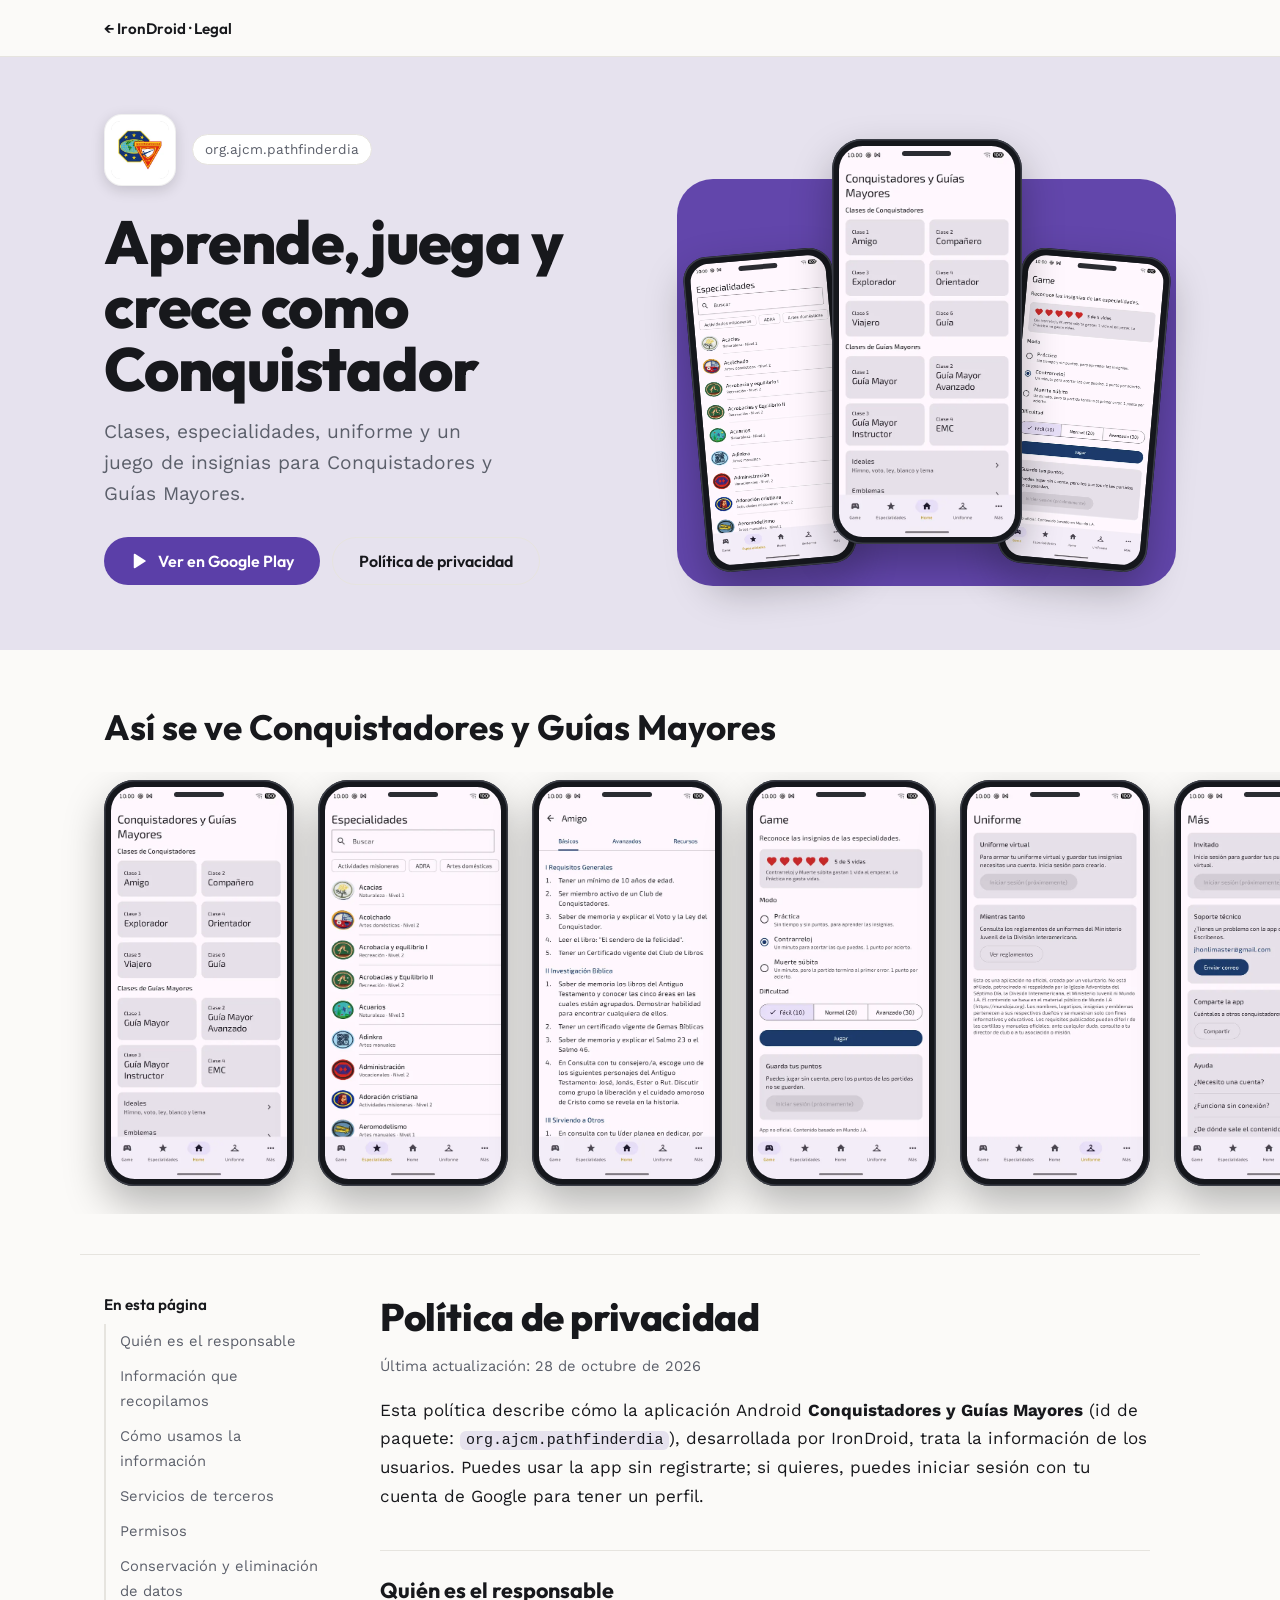
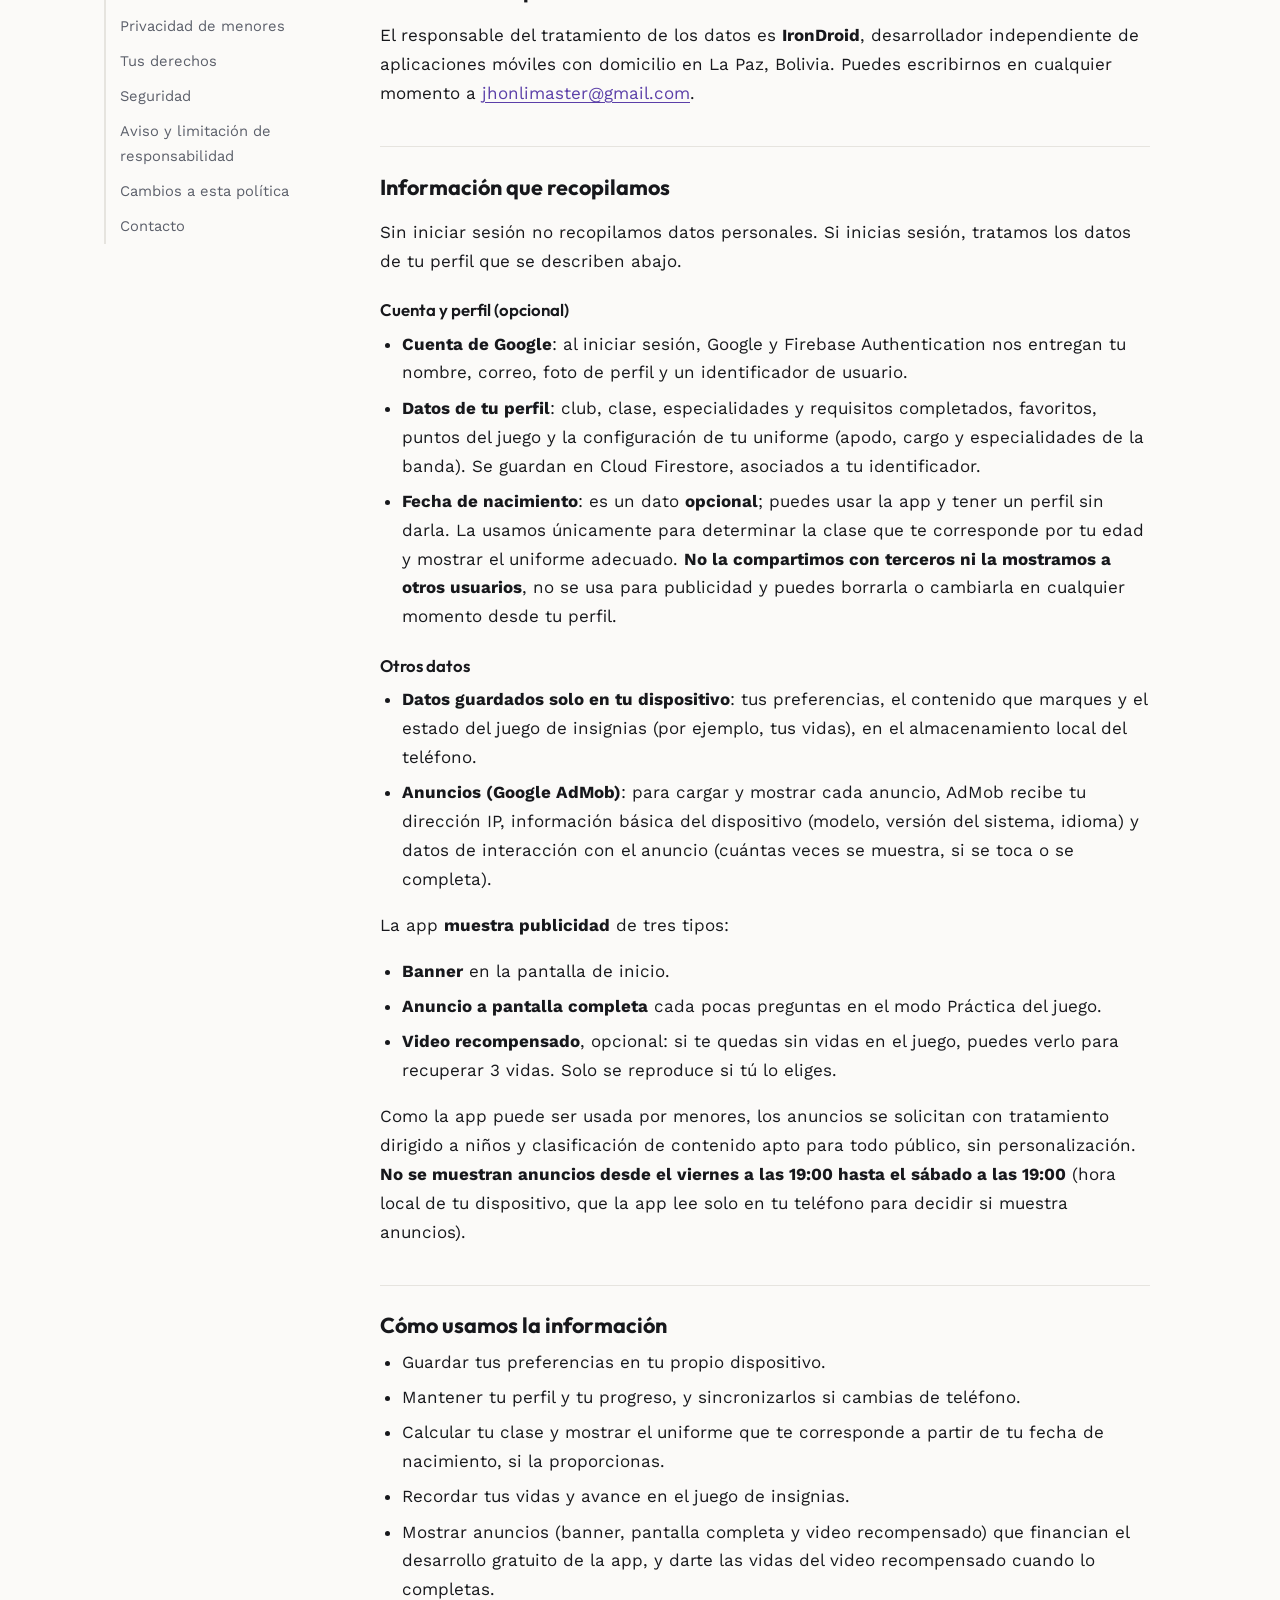
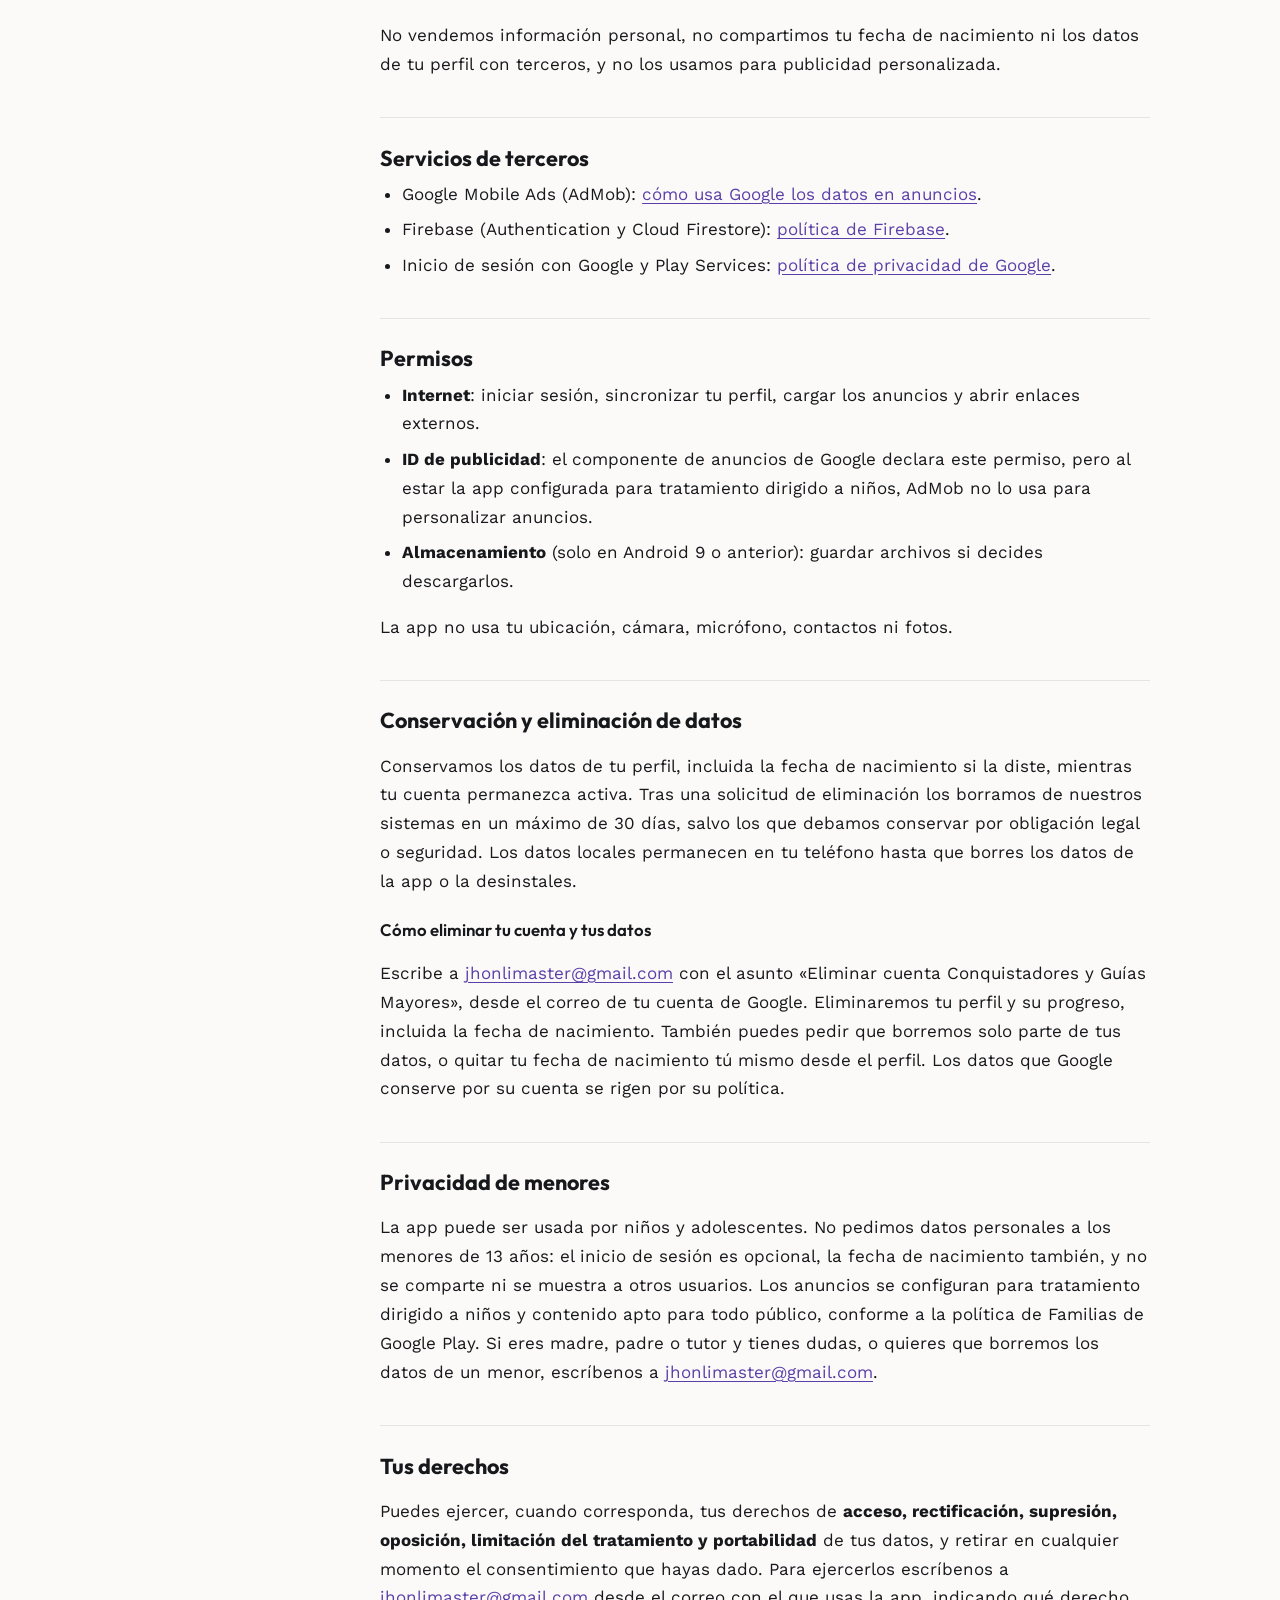
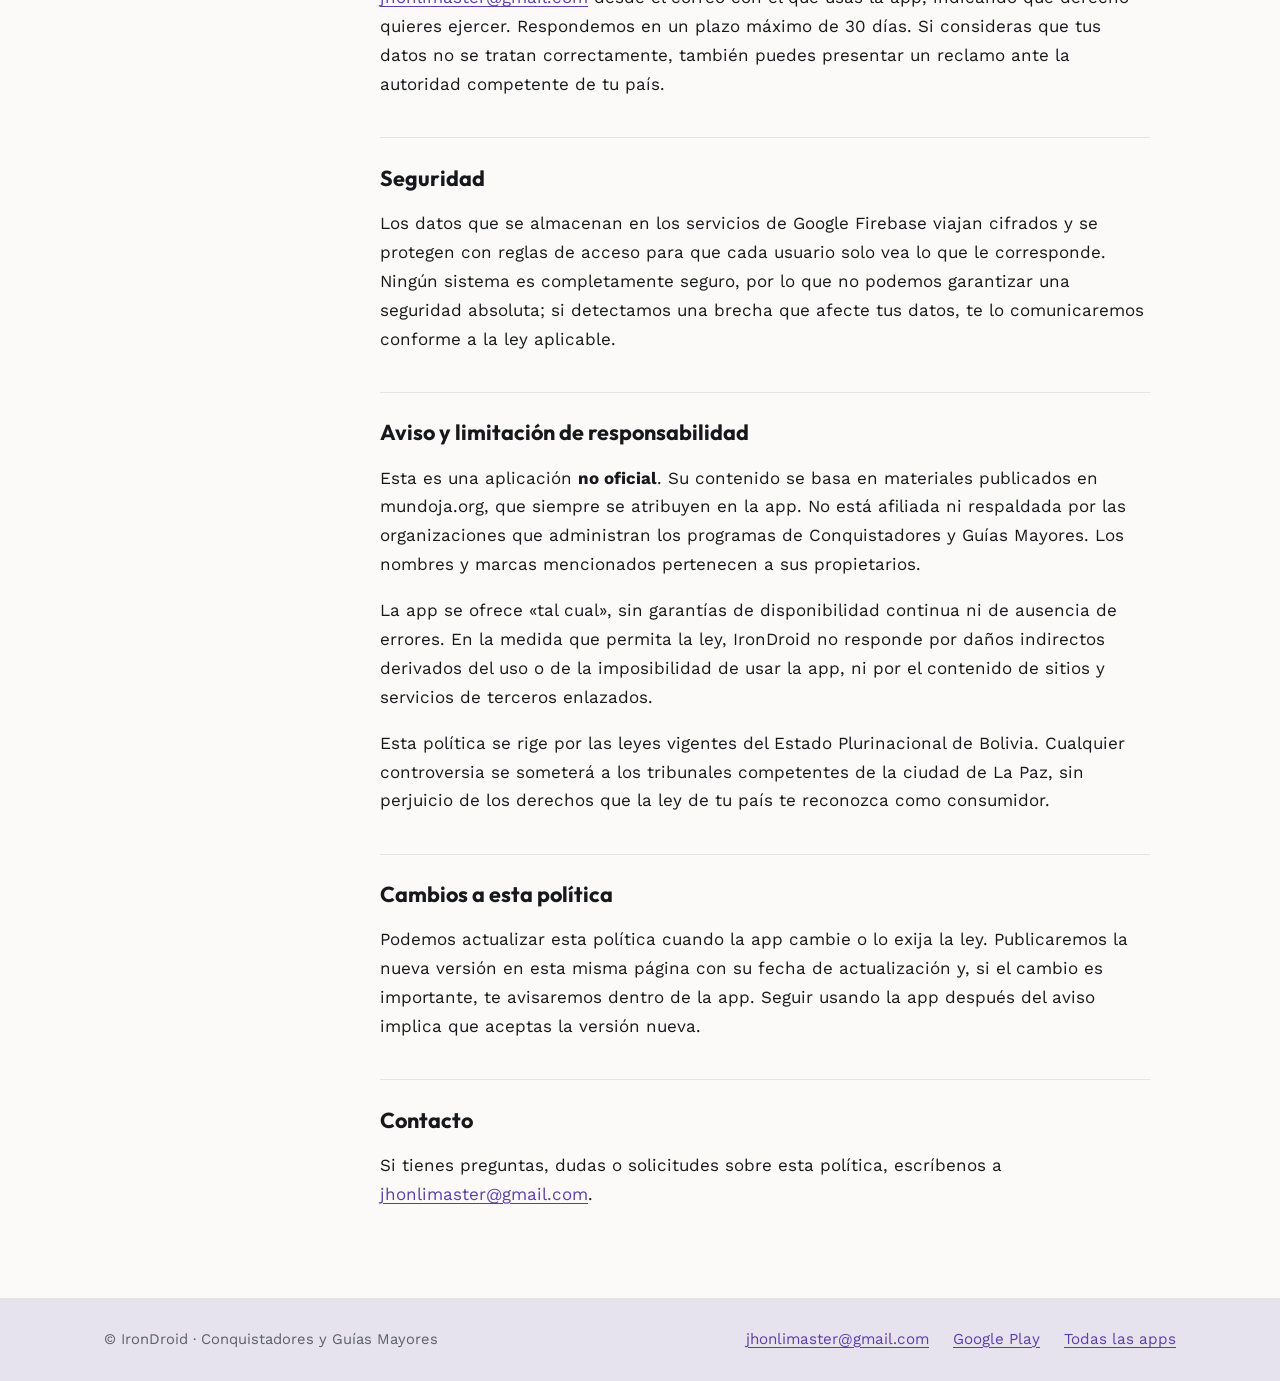
<file: conquistadores-y-guias-mayores/index.html>
<!doctype html>
<html lang="es">
<head>
<meta charset="utf-8">
<meta name="viewport" content="width=device-width, initial-scale=1">
<title>Política de privacidad – Conquistadores y Guías Mayores</title>
<meta name="description" content="Política de privacidad de Conquistadores y Guías Mayores. Clases, especialidades, uniforme y un juego de insignias para Conquistadores y Guías Mayores.">
<link rel="preconnect" href="https://fonts.googleapis.com">
<link rel="preconnect" href="https://fonts.gstatic.com" crossorigin>
<link rel="stylesheet" href="https://fonts.googleapis.com/css2?family=Outfit:wght@600;700;800&family=Work+Sans:wght@400;500;600&display=swap">
<link rel="stylesheet" href="../assets/style.css">
</head>
<body class="app-pathfinder">
<div class="top"><div class="wrap"><a href="../">← IronDroid · Legal</a></div></div>
<header class="hero"><div class="wrap">
<div>
<div class="id"><span class="icon has-img"><img src="../assets/img/conquistadores-y-guias-mayores/web/icon.webp" width="192" height="192" alt=""></span><span class="chip"><code>org.ajcm.pathfinderdia</code></span></div>
<h1>Aprende, juega y crece como Conquistador</h1>
<p class="lead">Clases, especialidades, uniforme y un juego de insignias para Conquistadores y Guías Mayores.</p>
<div class="actions"><a class="btn" href="https://play.google.com/store/apps/details?id=org.ajcm.pathfinderdia"><svg viewBox="0 0 24 24" aria-hidden="true"><path d="M5 3.2v17.6c0 .8.9 1.3 1.6.8l14-8.8c.6-.4.6-1.2 0-1.6l-14-8.8C5.9 1.9 5 2.4 5 3.2z"/></svg>Ver en Google Play</a><a class="btn ghost" href="#politica">Política de privacidad</a></div>
</div>
<div class="phones">
<div class="phone"><img src="../assets/img/conquistadores-y-guias-mayores/web/2.webp" width="480" height="1067" alt="Lista de especialidades con buscador"></div>
<div class="phone"><img src="../assets/img/conquistadores-y-guias-mayores/web/1.webp" width="480" height="1067" alt="Inicio con las clases de Conquistadores y Guías Mayores"></div>
<div class="phone"><img src="../assets/img/conquistadores-y-guias-mayores/web/4.webp" width="480" height="1067" alt="Juego para reconocer insignias"></div>
</div>
</div></header>
<section class="shots" aria-labelledby="shots-title">
<div class="wrap"><h2 id="shots-title">Así se ve Conquistadores y Guías Mayores</h2></div>
<ul tabindex="0" aria-label="Capturas de pantalla de Conquistadores y Guías Mayores">
<li><div class="phone"><img src="../assets/img/conquistadores-y-guias-mayores/web/1.webp" width="480" height="1067" alt="Inicio con las clases de Conquistadores y Guías Mayores" loading="lazy"></div></li>
<li><div class="phone"><img src="../assets/img/conquistadores-y-guias-mayores/web/2.webp" width="480" height="1067" alt="Lista de especialidades con buscador" loading="lazy"></div></li>
<li><div class="phone"><img src="../assets/img/conquistadores-y-guias-mayores/web/3.webp" width="480" height="1067" alt="Requisitos de la clase Amigo" loading="lazy"></div></li>
<li><div class="phone"><img src="../assets/img/conquistadores-y-guias-mayores/web/4.webp" width="480" height="1067" alt="Juego para reconocer insignias" loading="lazy"></div></li>
<li><div class="phone"><img src="../assets/img/conquistadores-y-guias-mayores/web/5.webp" width="480" height="1067" alt="Sección de uniforme" loading="lazy"></div></li>
<li><div class="phone"><img src="../assets/img/conquistadores-y-guias-mayores/web/6.webp" width="480" height="1067" alt="Soporte, ayuda y compartir la app" loading="lazy"></div></li>
<li><div class="phone"><img src="../assets/img/conquistadores-y-guias-mayores/web/7.webp" width="480" height="1067" alt="Detalle de una especialidad" loading="lazy"></div></li>
<li><div class="phone"><img src="../assets/img/conquistadores-y-guias-mayores/web/8.webp" width="480" height="1067" alt="Pregunta del juego de insignias" loading="lazy"></div></li>
</ul>
</section>
<div class="wrap policy" id="politica">
<nav class="toc" aria-label="Contenido de la política"><p>En esta página</p><ol><li><a href="#responsable">Quién es el responsable</a></li><li><a href="#informacion-que-recopilamos">Información que recopilamos</a></li><li><a href="#como-usamos-la-informacion">Cómo usamos la información</a></li><li><a href="#servicios-de-terceros">Servicios de terceros</a></li><li><a href="#permisos">Permisos</a></li><li><a href="#conservacion-y-eliminacion-de-datos">Conservación y eliminación de datos</a></li><li><a href="#privacidad-de-menores">Privacidad de menores</a></li><li><a href="#tus-derechos">Tus derechos</a></li><li><a href="#seguridad">Seguridad</a></li><li><a href="#limitacion-de-responsabilidad">Aviso y limitación de responsabilidad</a></li><li><a href="#cambios-a-esta-politica">Cambios a esta política</a></li><li><a href="#contacto">Contacto</a></li></ol></nav>
<article>
<h2>Política de privacidad</h2>
<p class="muted">Última actualización: 28 de octubre de 2026</p>
<p>Esta política describe cómo la aplicación Android <strong>Conquistadores y Guías Mayores</strong> (id de paquete: <code>org.ajcm.pathfinderdia</code>), desarrollada por IronDroid, trata la información de los usuarios. Puedes usar la app sin registrarte; si quieres, puedes iniciar sesión con tu cuenta de Google para tener un perfil.</p>

<h3 id="responsable">Quién es el responsable</h3>
<p>El responsable del tratamiento de los datos es <strong>IronDroid</strong>, desarrollador independiente de aplicaciones móviles con domicilio en La Paz, Bolivia. Puedes escribirnos en cualquier momento a <a href="mailto:jhonlimaster@gmail.com">jhonlimaster@gmail.com</a>.</p>

<h3 id="informacion-que-recopilamos">Información que recopilamos</h3>
<p>Sin iniciar sesión no recopilamos datos personales. Si inicias sesión, tratamos los datos de tu perfil que se describen abajo.</p><h4>Cuenta y perfil (opcional)</h4><ul><li><strong>Cuenta de Google</strong>: al iniciar sesión, Google y Firebase Authentication nos entregan tu nombre, correo, foto de perfil y un identificador de usuario.</li><li><strong>Datos de tu perfil</strong>: club, clase, especialidades y requisitos completados, favoritos, puntos del juego y la configuración de tu uniforme (apodo, cargo y especialidades de la banda). Se guardan en Cloud Firestore, asociados a tu identificador.</li><li><strong>Fecha de nacimiento</strong>: es un dato <strong>opcional</strong>; puedes usar la app y tener un perfil sin darla. La usamos únicamente para determinar la clase que te corresponde por tu edad y mostrar el uniforme adecuado. <strong>No la compartimos con terceros ni la mostramos a otros usuarios</strong>, no se usa para publicidad y puedes borrarla o cambiarla en cualquier momento desde tu perfil.</li></ul><h4>Otros datos</h4><ul><li><strong>Datos guardados solo en tu dispositivo</strong>: tus preferencias, el contenido que marques y el estado del juego de insignias (por ejemplo, tus vidas), en el almacenamiento local del teléfono.</li><li><strong>Anuncios (Google AdMob)</strong>: para cargar y mostrar cada anuncio, AdMob recibe tu dirección IP, información básica del dispositivo (modelo, versión del sistema, idioma) y datos de interacción con el anuncio (cuántas veces se muestra, si se toca o se completa).</li></ul><p>La app <strong>muestra publicidad</strong> de tres tipos:</p><ul><li><strong>Banner</strong> en la pantalla de inicio.</li><li><strong>Anuncio a pantalla completa</strong> cada pocas preguntas en el modo Práctica del juego.</li><li><strong>Video recompensado</strong>, opcional: si te quedas sin vidas en el juego, puedes verlo para recuperar 3 vidas. Solo se reproduce si tú lo eliges.</li></ul><p>Como la app puede ser usada por menores, los anuncios se solicitan con tratamiento dirigido a niños y clasificación de contenido apto para todo público, sin personalización. <strong>No se muestran anuncios desde el viernes a las 19:00 hasta el sábado a las 19:00</strong> (hora local de tu dispositivo, que la app lee solo en tu teléfono para decidir si muestra anuncios).</p>

<h3 id="como-usamos-la-informacion">Cómo usamos la información</h3>
<ul><li>Guardar tus preferencias en tu propio dispositivo.</li><li>Mantener tu perfil y tu progreso, y sincronizarlos si cambias de teléfono.</li><li>Calcular tu clase y mostrar el uniforme que te corresponde a partir de tu fecha de nacimiento, si la proporcionas.</li><li>Recordar tus vidas y avance en el juego de insignias.</li><li>Mostrar anuncios (banner, pantalla completa y video recompensado) que financian el desarrollo gratuito de la app, y darte las vidas del video recompensado cuando lo completas.</li></ul><p>No vendemos información personal, no compartimos tu fecha de nacimiento ni los datos de tu perfil con terceros, y no los usamos para publicidad personalizada.</p>

<h3 id="servicios-de-terceros">Servicios de terceros</h3>
<ul><li>Google Mobile Ads (AdMob): <a href="https://policies.google.com/technologies/ads" rel="noopener">cómo usa Google los datos en anuncios</a>.</li><li>Firebase (Authentication y Cloud Firestore): <a href="https://firebase.google.com/support/privacy" rel="noopener">política de Firebase</a>.</li><li>Inicio de sesión con Google y Play Services: <a href="https://policies.google.com/privacy" rel="noopener">política de privacidad de Google</a>.</li></ul>

<h3 id="permisos">Permisos</h3>
<ul><li><strong>Internet</strong>: iniciar sesión, sincronizar tu perfil, cargar los anuncios y abrir enlaces externos.</li><li><strong>ID de publicidad</strong>: el componente de anuncios de Google declara este permiso, pero al estar la app configurada para tratamiento dirigido a niños, AdMob no lo usa para personalizar anuncios.</li><li><strong>Almacenamiento</strong> (solo en Android 9 o anterior): guardar archivos si decides descargarlos.</li></ul><p>La app no usa tu ubicación, cámara, micrófono, contactos ni fotos.</p>

<h3 id="conservacion-y-eliminacion-de-datos">Conservación y eliminación de datos</h3>
<p>Conservamos los datos de tu perfil, incluida la fecha de nacimiento si la diste, mientras tu cuenta permanezca activa. Tras una solicitud de eliminación los borramos de nuestros sistemas en un máximo de 30 días, salvo los que debamos conservar por obligación legal o seguridad. Los datos locales permanecen en tu teléfono hasta que borres los datos de la app o la desinstales.</p><h4 id="eliminar-cuenta">Cómo eliminar tu cuenta y tus datos</h4><p>Escribe a <a href="mailto:jhonlimaster@gmail.com?subject=Eliminar%20cuenta%20Conquistadores%20y%20Gu%C3%ADas%20Mayores">jhonlimaster@gmail.com</a> con el asunto «Eliminar cuenta Conquistadores y Guías Mayores», desde el correo de tu cuenta de Google. Eliminaremos tu perfil y su progreso, incluida la fecha de nacimiento. También puedes pedir que borremos solo parte de tus datos, o quitar tu fecha de nacimiento tú mismo desde el perfil. Los datos que Google conserve por su cuenta se rigen por su política.</p>

<h3 id="privacidad-de-menores">Privacidad de menores</h3>
<p>La app puede ser usada por niños y adolescentes. No pedimos datos personales a los menores de 13 años: el inicio de sesión es opcional, la fecha de nacimiento también, y no se comparte ni se muestra a otros usuarios. Los anuncios se configuran para tratamiento dirigido a niños y contenido apto para todo público, conforme a la política de Familias de Google Play. Si eres madre, padre o tutor y tienes dudas, o quieres que borremos los datos de un menor, escríbenos a <a href="mailto:jhonlimaster@gmail.com">jhonlimaster@gmail.com</a>.</p>

<h3 id="tus-derechos">Tus derechos</h3>
<p>Puedes ejercer, cuando corresponda, tus derechos de <strong>acceso, rectificación, supresión, oposición, limitación del tratamiento y portabilidad</strong> de tus datos, y retirar en cualquier momento el consentimiento que hayas dado. Para ejercerlos escríbenos a <a href="mailto:jhonlimaster@gmail.com">jhonlimaster@gmail.com</a> desde el correo con el que usas la app, indicando qué derecho quieres ejercer. Respondemos en un plazo máximo de 30 días. Si consideras que tus datos no se tratan correctamente, también puedes presentar un reclamo ante la autoridad competente de tu país.</p>

<h3 id="seguridad">Seguridad</h3>
<p>Los datos que se almacenan en los servicios de Google Firebase viajan cifrados y se protegen con reglas de acceso para que cada usuario solo vea lo que le corresponde. Ningún sistema es completamente seguro, por lo que no podemos garantizar una seguridad absoluta; si detectamos una brecha que afecte tus datos, te lo comunicaremos conforme a la ley aplicable.</p>

<h3 id="limitacion-de-responsabilidad">Aviso y limitación de responsabilidad</h3>
<p>Esta es una aplicación <strong>no oficial</strong>. Su contenido se basa en materiales publicados en mundoja.org, que siempre se atribuyen en la app. No está afiliada ni respaldada por las organizaciones que administran los programas de Conquistadores y Guías Mayores. Los nombres y marcas mencionados pertenecen a sus propietarios.</p><p>La app se ofrece «tal cual», sin garantías de disponibilidad continua ni de ausencia de errores. En la medida que permita la ley, IronDroid no responde por daños indirectos derivados del uso o de la imposibilidad de usar la app, ni por el contenido de sitios y servicios de terceros enlazados.</p><p>Esta política se rige por las leyes vigentes del Estado Plurinacional de Bolivia. Cualquier controversia se someterá a los tribunales competentes de la ciudad de La Paz, sin perjuicio de los derechos que la ley de tu país te reconozca como consumidor.</p>

<h3 id="cambios-a-esta-politica">Cambios a esta política</h3>
<p>Podemos actualizar esta política cuando la app cambie o lo exija la ley. Publicaremos la nueva versión en esta misma página con su fecha de actualización y, si el cambio es importante, te avisaremos dentro de la app. Seguir usando la app después del aviso implica que aceptas la versión nueva.</p>

<h3 id="contacto">Contacto</h3>
<p>Si tienes preguntas, dudas o solicitudes sobre esta política, escríbenos a <a href="mailto:jhonlimaster@gmail.com">jhonlimaster@gmail.com</a>.</p>
</article>
</div>
<footer class="foot"><div class="wrap">
<span class="muted">© IronDroid · Conquistadores y Guías Mayores</span>
<nav aria-label="Enlaces"><a href="mailto:jhonlimaster@gmail.com">jhonlimaster@gmail.com</a><a href="https://play.google.com/store/apps/details?id=org.ajcm.pathfinderdia">Google Play</a><a href="../">Todas las apps</a></nav>
</div></footer>
</body>
</html>
</file>
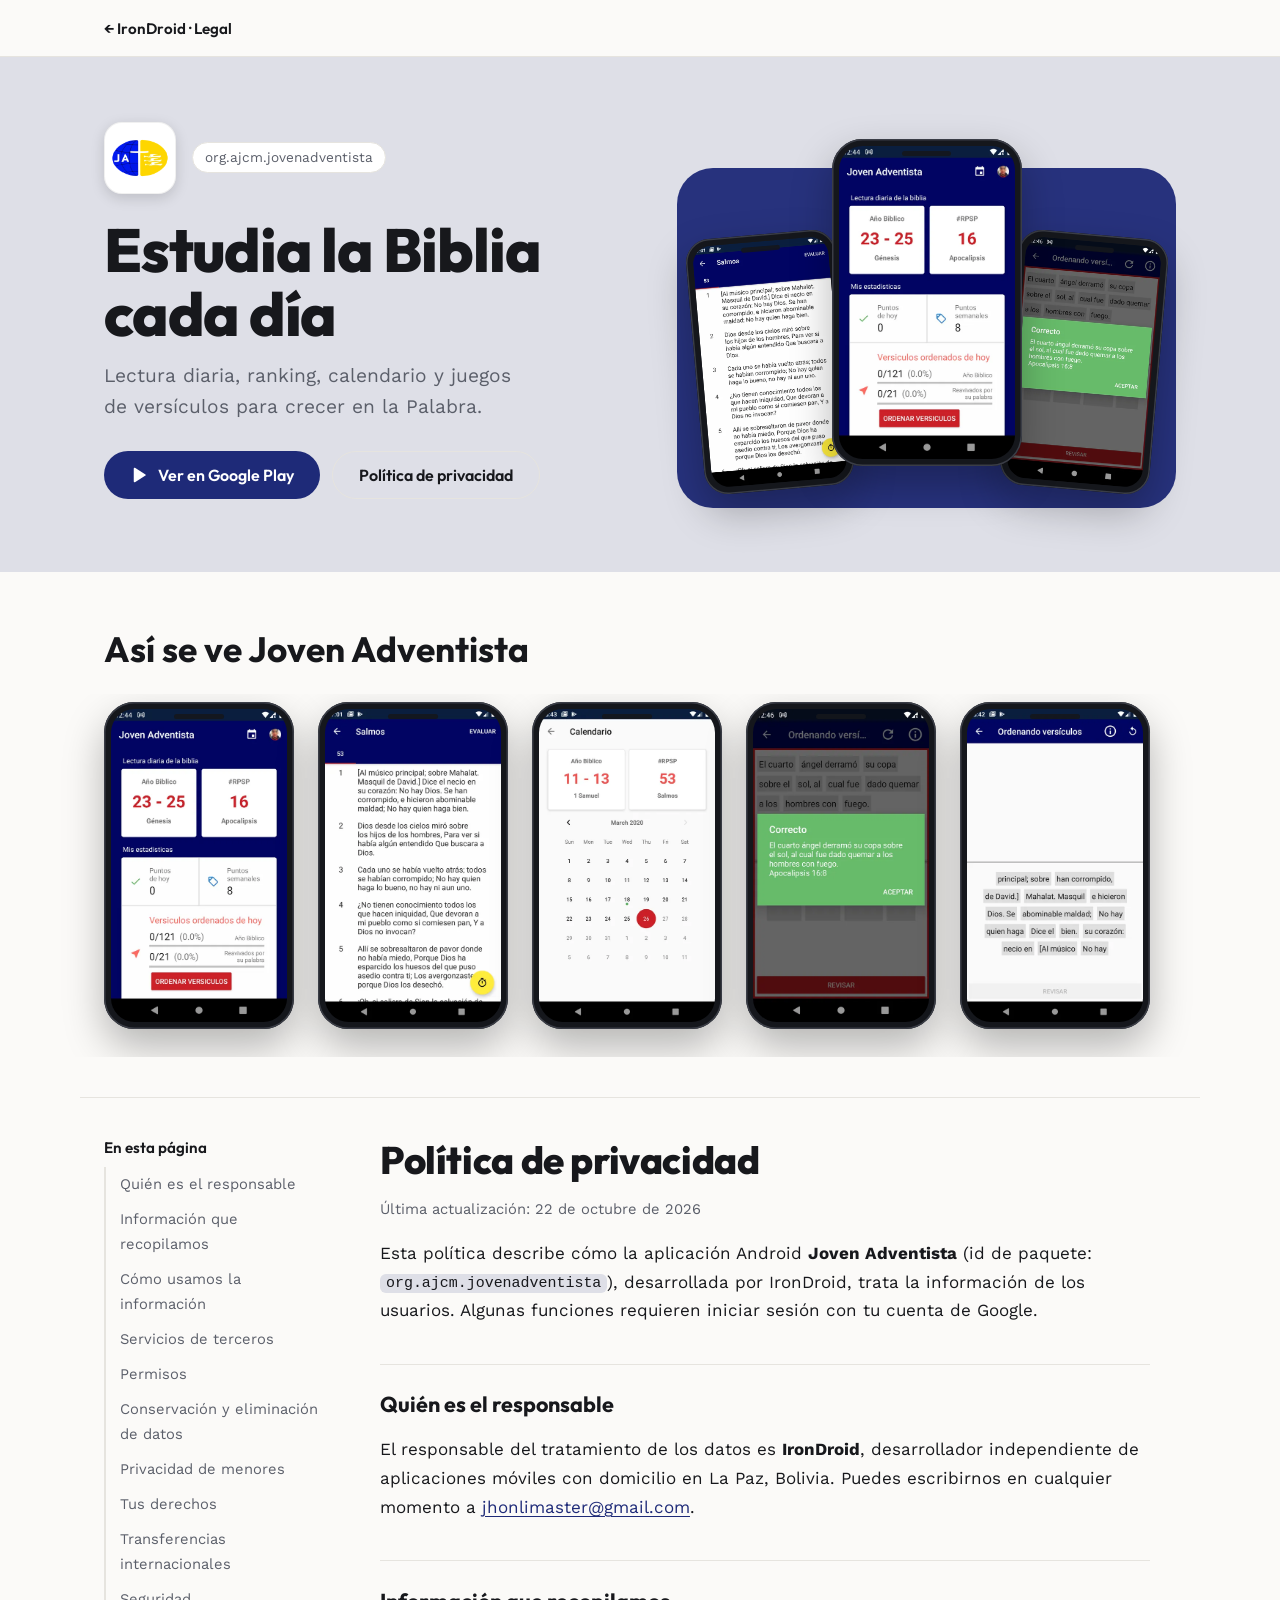
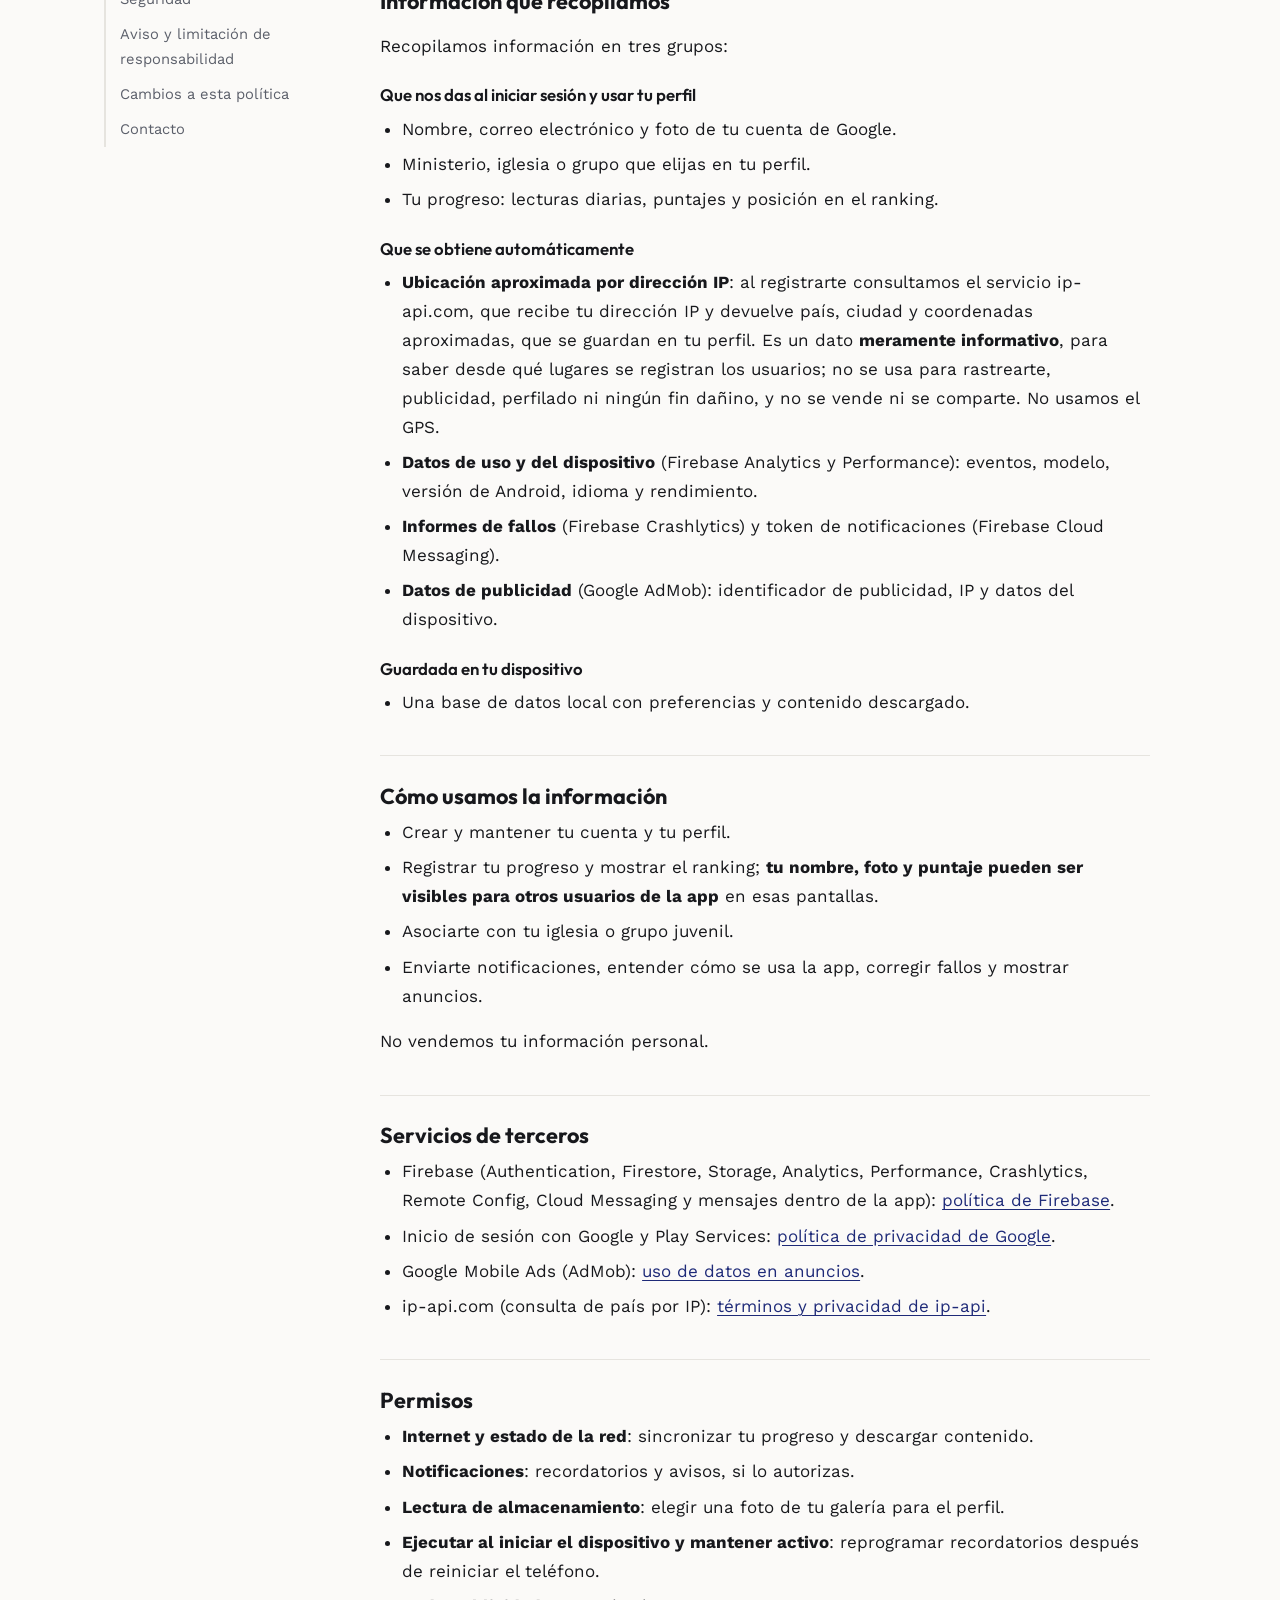
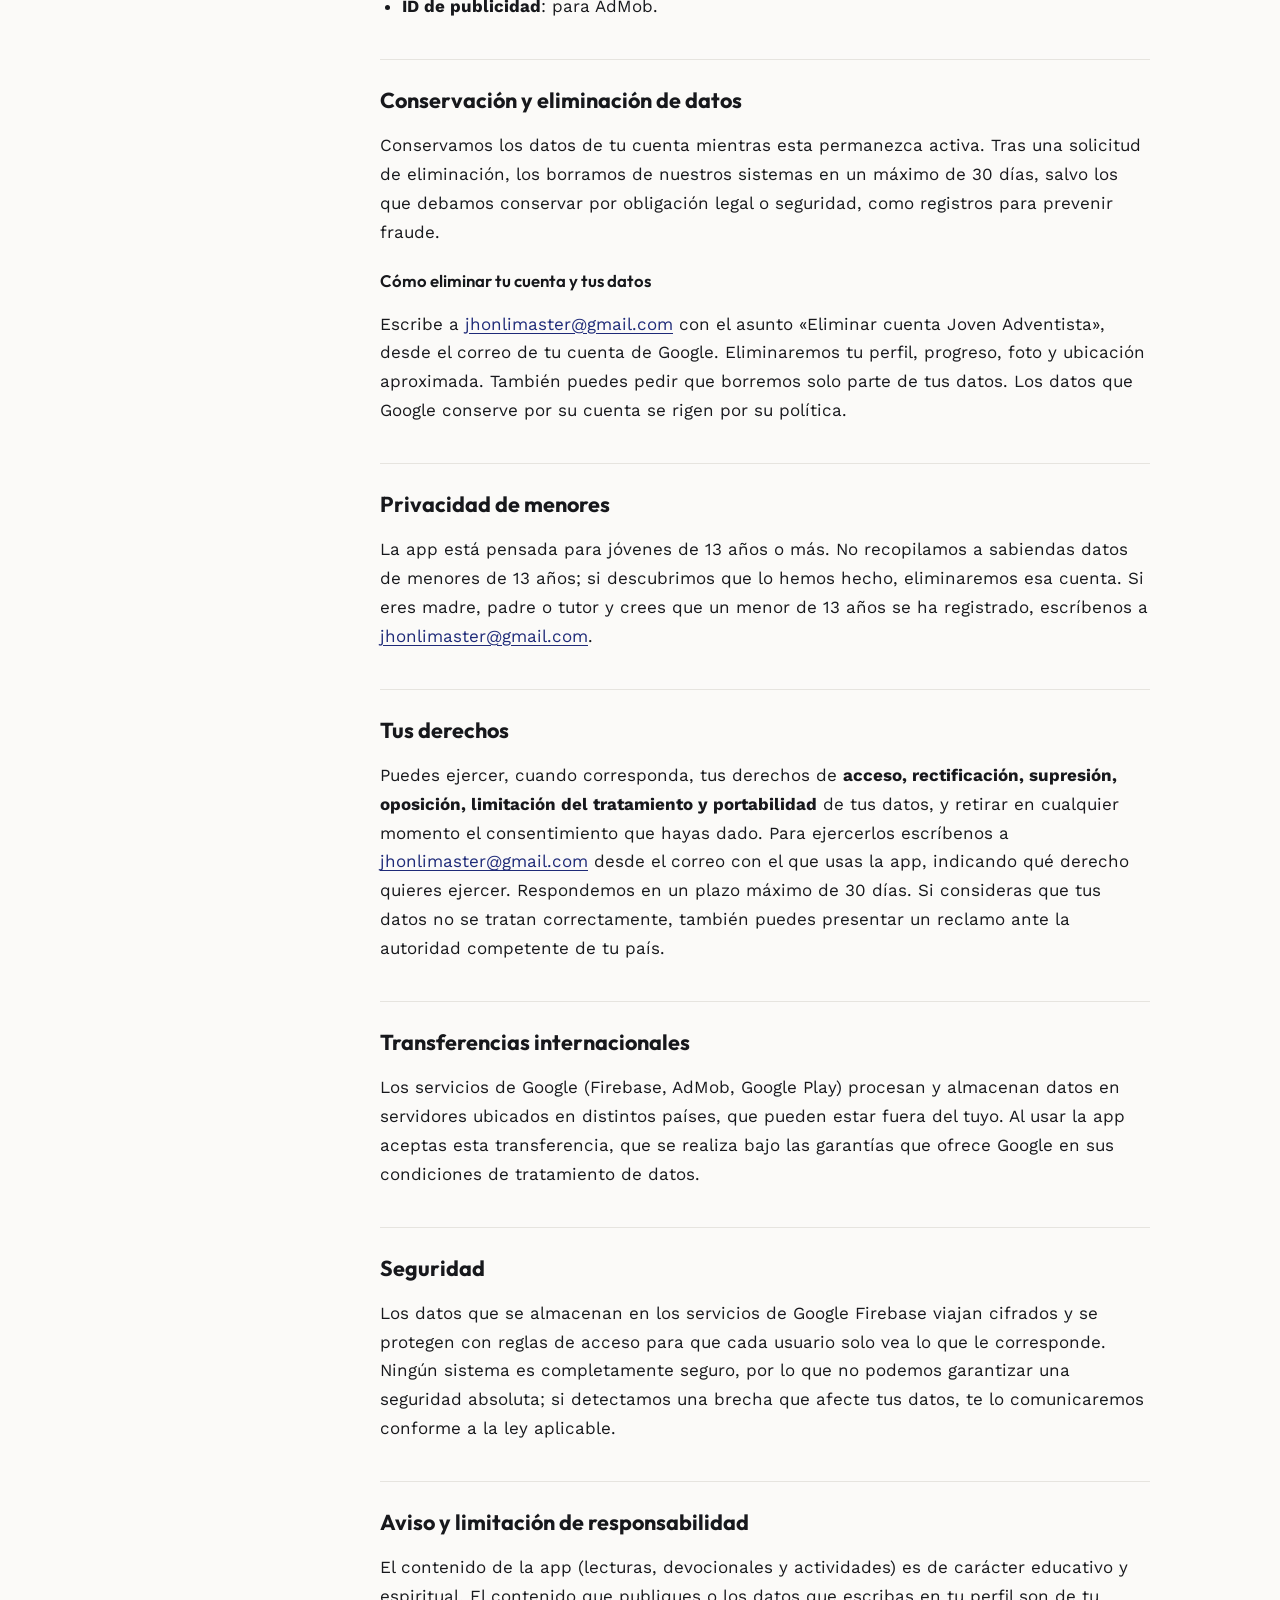
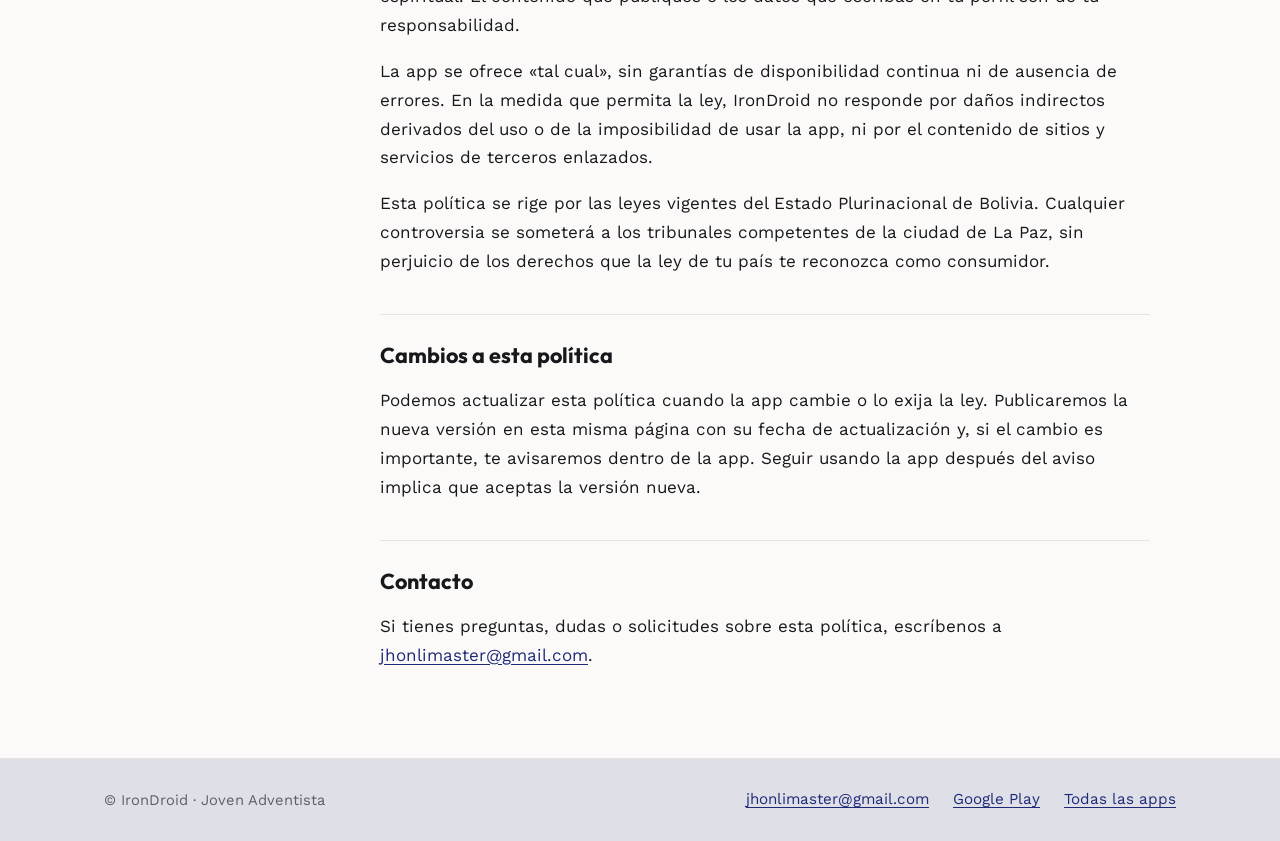
<file: joven-adventista/index.html>
<!doctype html>
<html lang="es">
<head>
<meta charset="utf-8">
<meta name="viewport" content="width=device-width, initial-scale=1">
<title>Política de privacidad – Joven Adventista</title>
<meta name="description" content="Política de privacidad de Joven Adventista. Lectura diaria, ranking, calendario y juegos de versículos para crecer en la Palabra.">
<link rel="preconnect" href="https://fonts.googleapis.com">
<link rel="preconnect" href="https://fonts.gstatic.com" crossorigin>
<link rel="stylesheet" href="https://fonts.googleapis.com/css2?family=Outfit:wght@600;700;800&family=Work+Sans:wght@400;500;600&display=swap">
<link rel="stylesheet" href="../assets/style.css">
</head>
<body class="app-joven">
<div class="top"><div class="wrap"><a href="../">← IronDroid · Legal</a></div></div>
<header class="hero"><div class="wrap">
<div>
<div class="id"><span class="icon has-img"><img src="../assets/img/joven-adventista/web/icon.webp" width="192" height="192" alt=""></span><span class="chip"><code>org.ajcm.jovenadventista</code></span></div>
<h1>Estudia la Biblia cada día</h1>
<p class="lead">Lectura diaria, ranking, calendario y juegos de versículos para crecer en la Palabra.</p>
<div class="actions"><a class="btn" href="https://play.google.com/store/apps/details?id=org.ajcm.jovenadventista"><svg viewBox="0 0 24 24" aria-hidden="true"><path d="M5 3.2v17.6c0 .8.9 1.3 1.6.8l14-8.8c.6-.4.6-1.2 0-1.6l-14-8.8C5.9 1.9 5 2.4 5 3.2z"/></svg>Ver en Google Play</a><a class="btn ghost" href="#politica">Política de privacidad</a></div>
</div>
<div class="phones">
<div class="phone"><img src="../assets/img/joven-adventista/web/2.webp" width="480" height="853" alt="Lectura del libro de Salmos"></div>
<div class="phone"><img src="../assets/img/joven-adventista/web/1.webp" width="480" height="853" alt="Pantalla de inicio con lectura diaria y estadísticas"></div>
<div class="phone"><img src="../assets/img/joven-adventista/web/4.webp" width="480" height="853" alt="Juego de ordenar versículos: respuesta correcta"></div>
</div>
</div></header>
<section class="shots" aria-labelledby="shots-title">
<div class="wrap"><h2 id="shots-title">Así se ve Joven Adventista</h2></div>
<ul tabindex="0" aria-label="Capturas de pantalla de Joven Adventista">
<li><div class="phone"><img src="../assets/img/joven-adventista/web/1.webp" width="480" height="853" alt="Pantalla de inicio con lectura diaria y estadísticas" loading="lazy"></div></li>
<li><div class="phone"><img src="../assets/img/joven-adventista/web/2.webp" width="480" height="853" alt="Lectura del libro de Salmos" loading="lazy"></div></li>
<li><div class="phone"><img src="../assets/img/joven-adventista/web/3.webp" width="480" height="853" alt="Calendario de lectura" loading="lazy"></div></li>
<li><div class="phone"><img src="../assets/img/joven-adventista/web/4.webp" width="480" height="853" alt="Juego de ordenar versículos: respuesta correcta" loading="lazy"></div></li>
<li><div class="phone"><img src="../assets/img/joven-adventista/web/5.webp" width="480" height="853" alt="Juego de ordenar versículos" loading="lazy"></div></li>
</ul>
</section>
<div class="wrap policy" id="politica">
<nav class="toc" aria-label="Contenido de la política"><p>En esta página</p><ol><li><a href="#responsable">Quién es el responsable</a></li><li><a href="#informacion-que-recopilamos">Información que recopilamos</a></li><li><a href="#como-usamos-la-informacion">Cómo usamos la información</a></li><li><a href="#servicios-de-terceros">Servicios de terceros</a></li><li><a href="#permisos">Permisos</a></li><li><a href="#conservacion-y-eliminacion-de-datos">Conservación y eliminación de datos</a></li><li><a href="#privacidad-de-menores">Privacidad de menores</a></li><li><a href="#tus-derechos">Tus derechos</a></li><li><a href="#transferencias">Transferencias internacionales</a></li><li><a href="#seguridad">Seguridad</a></li><li><a href="#limitacion-de-responsabilidad">Aviso y limitación de responsabilidad</a></li><li><a href="#cambios-a-esta-politica">Cambios a esta política</a></li><li><a href="#contacto">Contacto</a></li></ol></nav>
<article>
<h2>Política de privacidad</h2>
<p class="muted">Última actualización: 22 de octubre de 2026</p>
<p>Esta política describe cómo la aplicación Android <strong>Joven Adventista</strong> (id de paquete: <code>org.ajcm.jovenadventista</code>), desarrollada por IronDroid, trata la información de los usuarios. Algunas funciones requieren iniciar sesión con tu cuenta de Google.</p>

<h3 id="responsable">Quién es el responsable</h3>
<p>El responsable del tratamiento de los datos es <strong>IronDroid</strong>, desarrollador independiente de aplicaciones móviles con domicilio en La Paz, Bolivia. Puedes escribirnos en cualquier momento a <a href="mailto:jhonlimaster@gmail.com">jhonlimaster@gmail.com</a>.</p>

<h3 id="informacion-que-recopilamos">Información que recopilamos</h3>
<p>Recopilamos información en tres grupos:</p><h4>Que nos das al iniciar sesión y usar tu perfil</h4><ul><li>Nombre, correo electrónico y foto de tu cuenta de Google.</li><li>Ministerio, iglesia o grupo que elijas en tu perfil.</li><li>Tu progreso: lecturas diarias, puntajes y posición en el ranking.</li></ul><h4>Que se obtiene automáticamente</h4><ul><li><strong>Ubicación aproximada por dirección IP</strong>: al registrarte consultamos el servicio ip-api.com, que recibe tu dirección IP y devuelve país, ciudad y coordenadas aproximadas, que se guardan en tu perfil. Es un dato <strong>meramente informativo</strong>, para saber desde qué lugares se registran los usuarios; no se usa para rastrearte, publicidad, perfilado ni ningún fin dañino, y no se vende ni se comparte. No usamos el GPS.</li><li><strong>Datos de uso y del dispositivo</strong> (Firebase Analytics y Performance): eventos, modelo, versión de Android, idioma y rendimiento.</li><li><strong>Informes de fallos</strong> (Firebase Crashlytics) y token de notificaciones (Firebase Cloud Messaging).</li><li><strong>Datos de publicidad</strong> (Google AdMob): identificador de publicidad, IP y datos del dispositivo.</li></ul><h4>Guardada en tu dispositivo</h4><ul><li>Una base de datos local con preferencias y contenido descargado.</li></ul>

<h3 id="como-usamos-la-informacion">Cómo usamos la información</h3>
<ul><li>Crear y mantener tu cuenta y tu perfil.</li><li>Registrar tu progreso y mostrar el ranking; <strong>tu nombre, foto y puntaje pueden ser visibles para otros usuarios de la app</strong> en esas pantallas.</li><li>Asociarte con tu iglesia o grupo juvenil.</li><li>Enviarte notificaciones, entender cómo se usa la app, corregir fallos y mostrar anuncios.</li></ul><p>No vendemos tu información personal.</p>

<h3 id="servicios-de-terceros">Servicios de terceros</h3>
<ul><li>Firebase (Authentication, Firestore, Storage, Analytics, Performance, Crashlytics, Remote Config, Cloud Messaging y mensajes dentro de la app): <a href="https://firebase.google.com/support/privacy" rel="noopener">política de Firebase</a>.</li><li>Inicio de sesión con Google y Play Services: <a href="https://policies.google.com/privacy" rel="noopener">política de privacidad de Google</a>.</li><li>Google Mobile Ads (AdMob): <a href="https://policies.google.com/technologies/ads" rel="noopener">uso de datos en anuncios</a>.</li><li>ip-api.com (consulta de país por IP): <a href="https://ip-api.com/docs/legal" rel="noopener">términos y privacidad de ip-api</a>.</li></ul>

<h3 id="permisos">Permisos</h3>
<ul><li><strong>Internet y estado de la red</strong>: sincronizar tu progreso y descargar contenido.</li><li><strong>Notificaciones</strong>: recordatorios y avisos, si lo autorizas.</li><li><strong>Lectura de almacenamiento</strong>: elegir una foto de tu galería para el perfil.</li><li><strong>Ejecutar al iniciar el dispositivo y mantener activo</strong>: reprogramar recordatorios después de reiniciar el teléfono.</li><li><strong>ID de publicidad</strong>: para AdMob.</li></ul>

<h3 id="conservacion-y-eliminacion-de-datos">Conservación y eliminación de datos</h3>
<p>Conservamos los datos de tu cuenta mientras esta permanezca activa. Tras una solicitud de eliminación, los borramos de nuestros sistemas en un máximo de 30 días, salvo los que debamos conservar por obligación legal o seguridad, como registros para prevenir fraude.</p><h4 id="eliminar-cuenta">Cómo eliminar tu cuenta y tus datos</h4><p>Escribe a <a href="mailto:jhonlimaster@gmail.com?subject=Eliminar%20cuenta%20Joven%20Adventista">jhonlimaster@gmail.com</a> con el asunto «Eliminar cuenta Joven Adventista», desde el correo de tu cuenta de Google. Eliminaremos tu perfil, progreso, foto y ubicación aproximada. También puedes pedir que borremos solo parte de tus datos. Los datos que Google conserve por su cuenta se rigen por su política.</p>

<h3 id="privacidad-de-menores">Privacidad de menores</h3>
<p>La app está pensada para jóvenes de 13 años o más. No recopilamos a sabiendas datos de menores de 13 años; si descubrimos que lo hemos hecho, eliminaremos esa cuenta. Si eres madre, padre o tutor y crees que un menor de 13 años se ha registrado, escríbenos a <a href="mailto:jhonlimaster@gmail.com">jhonlimaster@gmail.com</a>.</p>

<h3 id="tus-derechos">Tus derechos</h3>
<p>Puedes ejercer, cuando corresponda, tus derechos de <strong>acceso, rectificación, supresión, oposición, limitación del tratamiento y portabilidad</strong> de tus datos, y retirar en cualquier momento el consentimiento que hayas dado. Para ejercerlos escríbenos a <a href="mailto:jhonlimaster@gmail.com">jhonlimaster@gmail.com</a> desde el correo con el que usas la app, indicando qué derecho quieres ejercer. Respondemos en un plazo máximo de 30 días. Si consideras que tus datos no se tratan correctamente, también puedes presentar un reclamo ante la autoridad competente de tu país.</p>

<h3 id="transferencias">Transferencias internacionales</h3>
<p>Los servicios de Google (Firebase, AdMob, Google Play) procesan y almacenan datos en servidores ubicados en distintos países, que pueden estar fuera del tuyo. Al usar la app aceptas esta transferencia, que se realiza bajo las garantías que ofrece Google en sus condiciones de tratamiento de datos.</p>

<h3 id="seguridad">Seguridad</h3>
<p>Los datos que se almacenan en los servicios de Google Firebase viajan cifrados y se protegen con reglas de acceso para que cada usuario solo vea lo que le corresponde. Ningún sistema es completamente seguro, por lo que no podemos garantizar una seguridad absoluta; si detectamos una brecha que afecte tus datos, te lo comunicaremos conforme a la ley aplicable.</p>

<h3 id="limitacion-de-responsabilidad">Aviso y limitación de responsabilidad</h3>
<p>El contenido de la app (lecturas, devocionales y actividades) es de carácter educativo y espiritual. El contenido que publiques o los datos que escribas en tu perfil son de tu responsabilidad.</p><p>La app se ofrece «tal cual», sin garantías de disponibilidad continua ni de ausencia de errores. En la medida que permita la ley, IronDroid no responde por daños indirectos derivados del uso o de la imposibilidad de usar la app, ni por el contenido de sitios y servicios de terceros enlazados.</p><p>Esta política se rige por las leyes vigentes del Estado Plurinacional de Bolivia. Cualquier controversia se someterá a los tribunales competentes de la ciudad de La Paz, sin perjuicio de los derechos que la ley de tu país te reconozca como consumidor.</p>

<h3 id="cambios-a-esta-politica">Cambios a esta política</h3>
<p>Podemos actualizar esta política cuando la app cambie o lo exija la ley. Publicaremos la nueva versión en esta misma página con su fecha de actualización y, si el cambio es importante, te avisaremos dentro de la app. Seguir usando la app después del aviso implica que aceptas la versión nueva.</p>

<h3 id="contacto">Contacto</h3>
<p>Si tienes preguntas, dudas o solicitudes sobre esta política, escríbenos a <a href="mailto:jhonlimaster@gmail.com">jhonlimaster@gmail.com</a>.</p>
</article>
</div>
<footer class="foot"><div class="wrap">
<span class="muted">© IronDroid · Joven Adventista</span>
<nav aria-label="Enlaces"><a href="mailto:jhonlimaster@gmail.com">jhonlimaster@gmail.com</a><a href="https://play.google.com/store/apps/details?id=org.ajcm.jovenadventista">Google Play</a><a href="../">Todas las apps</a></nav>
</div></footer>
</body>
</html>
</file>
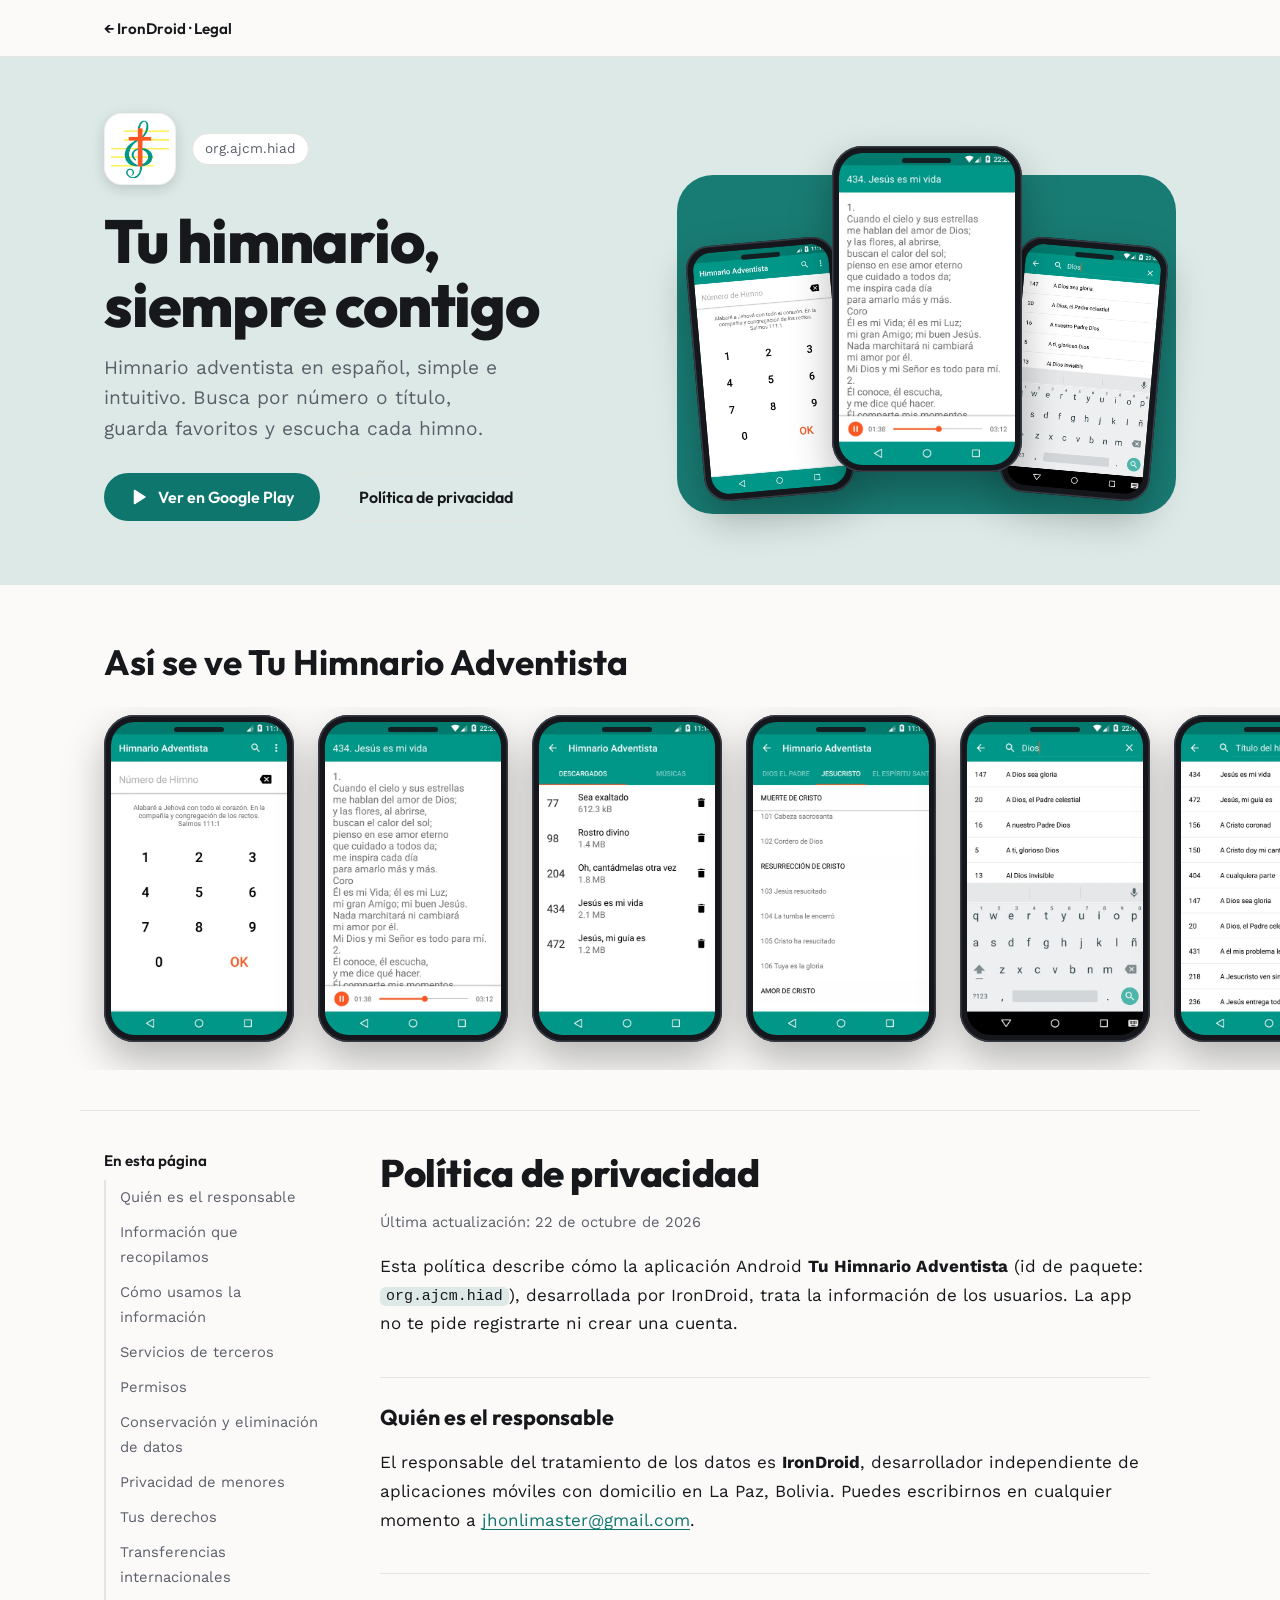
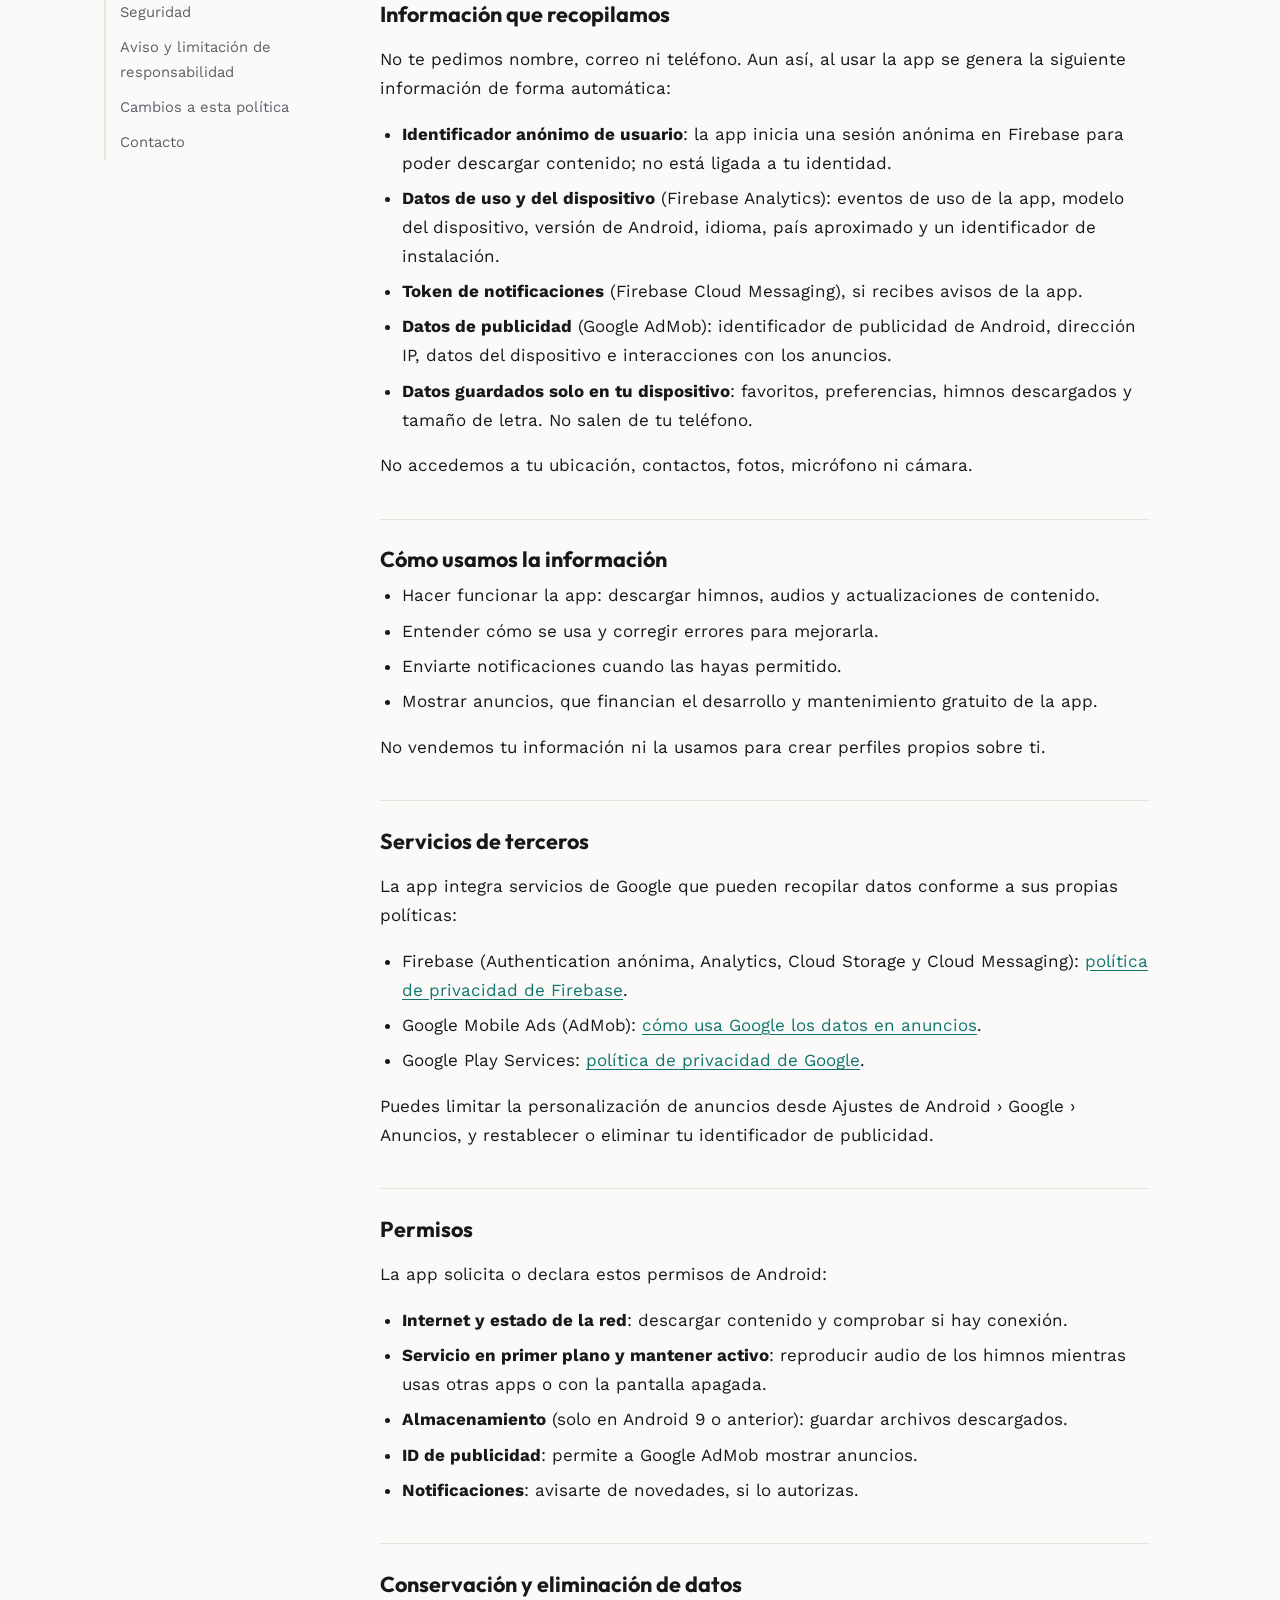
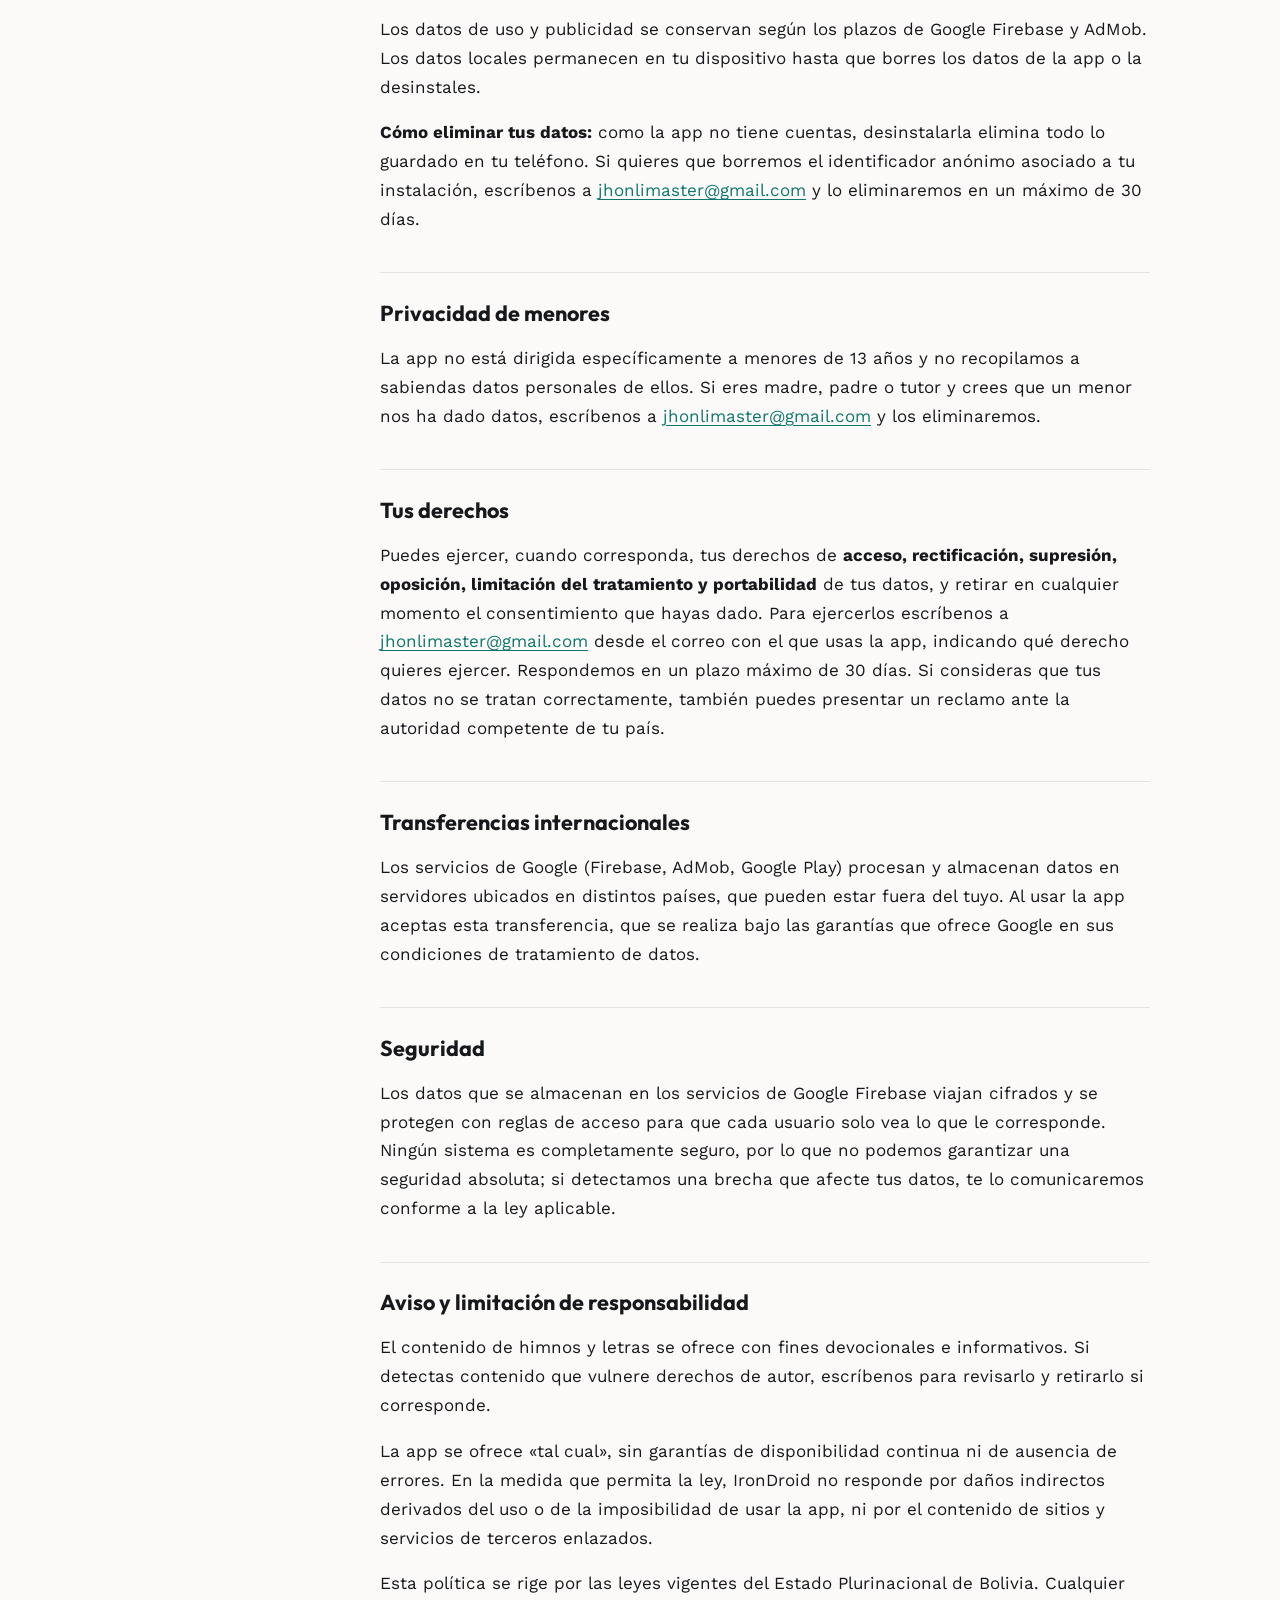
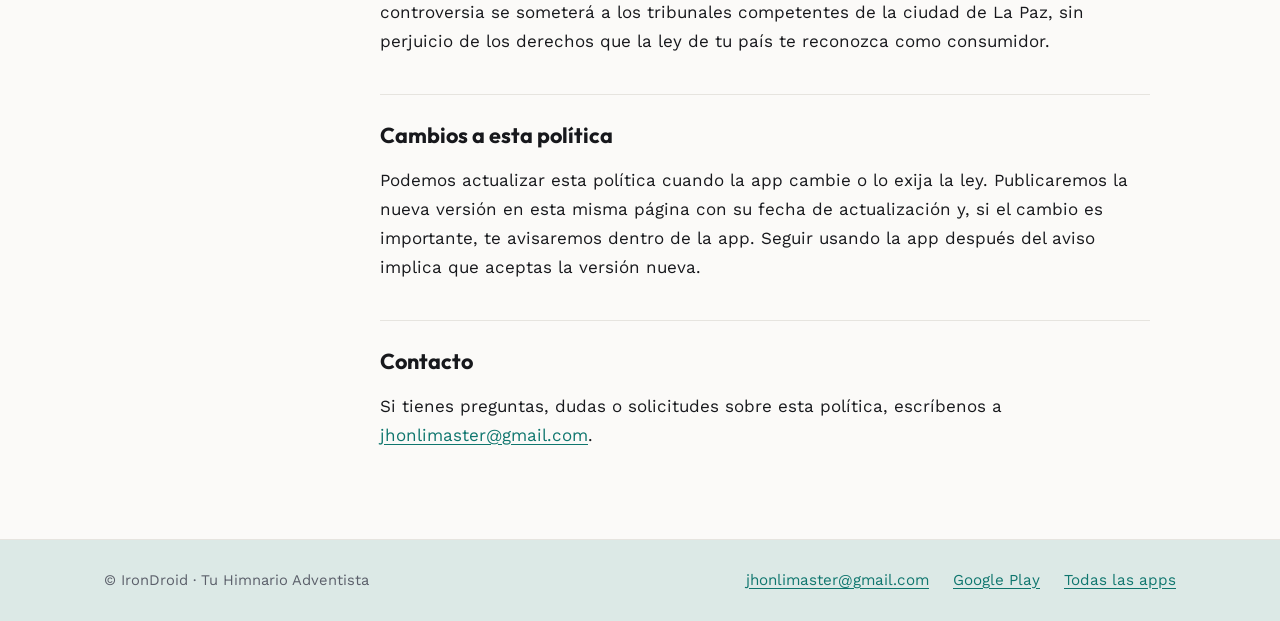
<file: tu-himnario-adventista/index.html>
<!doctype html>
<html lang="es">
<head>
<meta charset="utf-8">
<meta name="viewport" content="width=device-width, initial-scale=1">
<title>Política de privacidad – Tu Himnario Adventista</title>
<meta name="description" content="Política de privacidad de Tu Himnario Adventista. Himnario adventista en español, simple e intuitivo. Busca por número o título, guarda favoritos y escucha cada himno.">
<link rel="preconnect" href="https://fonts.googleapis.com">
<link rel="preconnect" href="https://fonts.gstatic.com" crossorigin>
<link rel="stylesheet" href="https://fonts.googleapis.com/css2?family=Outfit:wght@600;700;800&family=Work+Sans:wght@400;500;600&display=swap">
<link rel="stylesheet" href="../assets/style.css">
</head>
<body class="app-hiad">
<div class="top"><div class="wrap"><a href="../">← IronDroid · Legal</a></div></div>
<header class="hero"><div class="wrap">
<div>
<div class="id"><span class="icon has-img"><img src="../assets/img/tu-himnario-adventista/web/icon.webp" width="192" height="192" alt=""></span><span class="chip"><code>org.ajcm.hiad</code></span></div>
<h1>Tu himnario, siempre contigo</h1>
<p class="lead">Himnario adventista en español, simple e intuitivo. Busca por número o título, guarda favoritos y escucha cada himno.</p>
<div class="actions"><a class="btn" href="https://play.google.com/store/apps/details?id=org.ajcm.hiad"><svg viewBox="0 0 24 24" aria-hidden="true"><path d="M5 3.2v17.6c0 .8.9 1.3 1.6.8l14-8.8c.6-.4.6-1.2 0-1.6l-14-8.8C5.9 1.9 5 2.4 5 3.2z"/></svg>Ver en Google Play</a><a class="btn ghost" href="#politica">Política de privacidad</a></div>
</div>
<div class="phones">
<div class="phone"><img src="../assets/img/tu-himnario-adventista/web/1.webp" width="480" height="853" alt="Teclado numérico para abrir un himno por su número"></div>
<div class="phone"><img src="../assets/img/tu-himnario-adventista/web/2.webp" width="480" height="853" alt="Letra de un himno con reproductor de audio"></div>
<div class="phone"><img src="../assets/img/tu-himnario-adventista/web/5.webp" width="480" height="853" alt="Búsqueda de himnos por palabra"></div>
</div>
</div></header>
<section class="shots" aria-labelledby="shots-title">
<div class="wrap"><h2 id="shots-title">Así se ve Tu Himnario Adventista</h2></div>
<ul tabindex="0" aria-label="Capturas de pantalla de Tu Himnario Adventista">
<li><div class="phone"><img src="../assets/img/tu-himnario-adventista/web/1.webp" width="480" height="853" alt="Teclado numérico para abrir un himno por su número" loading="lazy"></div></li>
<li><div class="phone"><img src="../assets/img/tu-himnario-adventista/web/2.webp" width="480" height="853" alt="Letra de un himno con reproductor de audio" loading="lazy"></div></li>
<li><div class="phone"><img src="../assets/img/tu-himnario-adventista/web/3.webp" width="480" height="853" alt="Lista de himnos descargados" loading="lazy"></div></li>
<li><div class="phone"><img src="../assets/img/tu-himnario-adventista/web/4.webp" width="480" height="853" alt="Himnos organizados por categorías" loading="lazy"></div></li>
<li><div class="phone"><img src="../assets/img/tu-himnario-adventista/web/5.webp" width="480" height="853" alt="Búsqueda de himnos por palabra" loading="lazy"></div></li>
<li><div class="phone"><img src="../assets/img/tu-himnario-adventista/web/6.webp" width="480" height="853" alt="Lista de himnos con favoritos marcados" loading="lazy"></div></li>
</ul>
</section>
<div class="wrap policy" id="politica">
<nav class="toc" aria-label="Contenido de la política"><p>En esta página</p><ol><li><a href="#responsable">Quién es el responsable</a></li><li><a href="#informacion-que-recopilamos">Información que recopilamos</a></li><li><a href="#como-usamos-la-informacion">Cómo usamos la información</a></li><li><a href="#servicios-de-terceros">Servicios de terceros</a></li><li><a href="#permisos">Permisos</a></li><li><a href="#conservacion-y-eliminacion-de-datos">Conservación y eliminación de datos</a></li><li><a href="#privacidad-de-menores">Privacidad de menores</a></li><li><a href="#tus-derechos">Tus derechos</a></li><li><a href="#transferencias">Transferencias internacionales</a></li><li><a href="#seguridad">Seguridad</a></li><li><a href="#limitacion-de-responsabilidad">Aviso y limitación de responsabilidad</a></li><li><a href="#cambios-a-esta-politica">Cambios a esta política</a></li><li><a href="#contacto">Contacto</a></li></ol></nav>
<article>
<h2>Política de privacidad</h2>
<p class="muted">Última actualización: 22 de octubre de 2026</p>
<p>Esta política describe cómo la aplicación Android <strong>Tu Himnario Adventista</strong> (id de paquete: <code>org.ajcm.hiad</code>), desarrollada por IronDroid, trata la información de los usuarios. La app no te pide registrarte ni crear una cuenta.</p>

<h3 id="responsable">Quién es el responsable</h3>
<p>El responsable del tratamiento de los datos es <strong>IronDroid</strong>, desarrollador independiente de aplicaciones móviles con domicilio en La Paz, Bolivia. Puedes escribirnos en cualquier momento a <a href="mailto:jhonlimaster@gmail.com">jhonlimaster@gmail.com</a>.</p>

<h3 id="informacion-que-recopilamos">Información que recopilamos</h3>
<p>No te pedimos nombre, correo ni teléfono. Aun así, al usar la app se genera la siguiente información de forma automática:</p><ul><li><strong>Identificador anónimo de usuario</strong>: la app inicia una sesión anónima en Firebase para poder descargar contenido; no está ligada a tu identidad.</li><li><strong>Datos de uso y del dispositivo</strong> (Firebase Analytics): eventos de uso de la app, modelo del dispositivo, versión de Android, idioma, país aproximado y un identificador de instalación.</li><li><strong>Token de notificaciones</strong> (Firebase Cloud Messaging), si recibes avisos de la app.</li><li><strong>Datos de publicidad</strong> (Google AdMob): identificador de publicidad de Android, dirección IP, datos del dispositivo e interacciones con los anuncios.</li><li><strong>Datos guardados solo en tu dispositivo</strong>: favoritos, preferencias, himnos descargados y tamaño de letra. No salen de tu teléfono.</li></ul><p>No accedemos a tu ubicación, contactos, fotos, micrófono ni cámara.</p>

<h3 id="como-usamos-la-informacion">Cómo usamos la información</h3>
<ul><li>Hacer funcionar la app: descargar himnos, audios y actualizaciones de contenido.</li><li>Entender cómo se usa y corregir errores para mejorarla.</li><li>Enviarte notificaciones cuando las hayas permitido.</li><li>Mostrar anuncios, que financian el desarrollo y mantenimiento gratuito de la app.</li></ul><p>No vendemos tu información ni la usamos para crear perfiles propios sobre ti.</p>

<h3 id="servicios-de-terceros">Servicios de terceros</h3>
<p>La app integra servicios de Google que pueden recopilar datos conforme a sus propias políticas:</p><ul><li>Firebase (Authentication anónima, Analytics, Cloud Storage y Cloud Messaging): <a href="https://firebase.google.com/support/privacy" rel="noopener">política de privacidad de Firebase</a>.</li><li>Google Mobile Ads (AdMob): <a href="https://policies.google.com/technologies/ads" rel="noopener">cómo usa Google los datos en anuncios</a>.</li><li>Google Play Services: <a href="https://policies.google.com/privacy" rel="noopener">política de privacidad de Google</a>.</li></ul><p>Puedes limitar la personalización de anuncios desde Ajustes de Android › Google › Anuncios, y restablecer o eliminar tu identificador de publicidad.</p>

<h3 id="permisos">Permisos</h3>
<p>La app solicita o declara estos permisos de Android:</p><ul><li><strong>Internet y estado de la red</strong>: descargar contenido y comprobar si hay conexión.</li><li><strong>Servicio en primer plano y mantener activo</strong>: reproducir audio de los himnos mientras usas otras apps o con la pantalla apagada.</li><li><strong>Almacenamiento</strong> (solo en Android 9 o anterior): guardar archivos descargados.</li><li><strong>ID de publicidad</strong>: permite a Google AdMob mostrar anuncios.</li><li><strong>Notificaciones</strong>: avisarte de novedades, si lo autorizas.</li></ul>

<h3 id="conservacion-y-eliminacion-de-datos">Conservación y eliminación de datos</h3>
<p>Los datos de uso y publicidad se conservan según los plazos de Google Firebase y AdMob. Los datos locales permanecen en tu dispositivo hasta que borres los datos de la app o la desinstales.</p><p><strong>Cómo eliminar tus datos:</strong> como la app no tiene cuentas, desinstalarla elimina todo lo guardado en tu teléfono. Si quieres que borremos el identificador anónimo asociado a tu instalación, escríbenos a <a href="mailto:jhonlimaster@gmail.com">jhonlimaster@gmail.com</a> y lo eliminaremos en un máximo de 30 días.</p>

<h3 id="privacidad-de-menores">Privacidad de menores</h3>
<p>La app no está dirigida específicamente a menores de 13 años y no recopilamos a sabiendas datos personales de ellos. Si eres madre, padre o tutor y crees que un menor nos ha dado datos, escríbenos a <a href="mailto:jhonlimaster@gmail.com">jhonlimaster@gmail.com</a> y los eliminaremos.</p>

<h3 id="tus-derechos">Tus derechos</h3>
<p>Puedes ejercer, cuando corresponda, tus derechos de <strong>acceso, rectificación, supresión, oposición, limitación del tratamiento y portabilidad</strong> de tus datos, y retirar en cualquier momento el consentimiento que hayas dado. Para ejercerlos escríbenos a <a href="mailto:jhonlimaster@gmail.com">jhonlimaster@gmail.com</a> desde el correo con el que usas la app, indicando qué derecho quieres ejercer. Respondemos en un plazo máximo de 30 días. Si consideras que tus datos no se tratan correctamente, también puedes presentar un reclamo ante la autoridad competente de tu país.</p>

<h3 id="transferencias">Transferencias internacionales</h3>
<p>Los servicios de Google (Firebase, AdMob, Google Play) procesan y almacenan datos en servidores ubicados en distintos países, que pueden estar fuera del tuyo. Al usar la app aceptas esta transferencia, que se realiza bajo las garantías que ofrece Google en sus condiciones de tratamiento de datos.</p>

<h3 id="seguridad">Seguridad</h3>
<p>Los datos que se almacenan en los servicios de Google Firebase viajan cifrados y se protegen con reglas de acceso para que cada usuario solo vea lo que le corresponde. Ningún sistema es completamente seguro, por lo que no podemos garantizar una seguridad absoluta; si detectamos una brecha que afecte tus datos, te lo comunicaremos conforme a la ley aplicable.</p>

<h3 id="limitacion-de-responsabilidad">Aviso y limitación de responsabilidad</h3>
<p>El contenido de himnos y letras se ofrece con fines devocionales e informativos. Si detectas contenido que vulnere derechos de autor, escríbenos para revisarlo y retirarlo si corresponde.</p><p>La app se ofrece «tal cual», sin garantías de disponibilidad continua ni de ausencia de errores. En la medida que permita la ley, IronDroid no responde por daños indirectos derivados del uso o de la imposibilidad de usar la app, ni por el contenido de sitios y servicios de terceros enlazados.</p><p>Esta política se rige por las leyes vigentes del Estado Plurinacional de Bolivia. Cualquier controversia se someterá a los tribunales competentes de la ciudad de La Paz, sin perjuicio de los derechos que la ley de tu país te reconozca como consumidor.</p>

<h3 id="cambios-a-esta-politica">Cambios a esta política</h3>
<p>Podemos actualizar esta política cuando la app cambie o lo exija la ley. Publicaremos la nueva versión en esta misma página con su fecha de actualización y, si el cambio es importante, te avisaremos dentro de la app. Seguir usando la app después del aviso implica que aceptas la versión nueva.</p>

<h3 id="contacto">Contacto</h3>
<p>Si tienes preguntas, dudas o solicitudes sobre esta política, escríbenos a <a href="mailto:jhonlimaster@gmail.com">jhonlimaster@gmail.com</a>.</p>
</article>
</div>
<footer class="foot"><div class="wrap">
<span class="muted">© IronDroid · Tu Himnario Adventista</span>
<nav aria-label="Enlaces"><a href="mailto:jhonlimaster@gmail.com">jhonlimaster@gmail.com</a><a href="https://play.google.com/store/apps/details?id=org.ajcm.hiad">Google Play</a><a href="../">Todas las apps</a></nav>
</div></footer>
</body>
</html>
</file>
<file: assets/style.css>
/* IronDroid Legal — sistema de diseño. Cada app define su color con una clase en <body>/<li>. */
:root {
  --bg:#fbfaf8; --surface:#fff; --fg:#17181c; --muted:#5b5f6a; --line:#e6e4df;
  --brand:#1f2a44; --on-brand:#fff; --accent:#f59e0b;
  --head:"Outfit",system-ui,sans-serif; --body:"Work Sans",system-ui,-apple-system,"Segoe UI",sans-serif;
  --r:20px; --wrap:1120px;
}
@media (prefers-color-scheme: dark) {
  :root { --bg:#0e1014; --surface:#171a20; --fg:#eceef2; --muted:#a0a5b1; --line:#272b34; --brand:#c7d2fe; --on-brand:#111827; }
}
.app-hiad       { --brand:#0f766e; --accent:#f59e0b; }
.app-joven      { --brand:#1e2a78; --accent:#facc15; }
.app-coleapp    { --brand:#12305f; --accent:#fbbf24; }
.app-club       { --brand:#b91c1c; --accent:#facc15; }
.app-pathfinder { --brand:#5b3fa8; --accent:#fbbf24; }
@media (prefers-color-scheme: dark) {
  .app-hiad       { --brand:#2dd4bf; --on-brand:#04201d; }
  .app-joven      { --brand:#a5b4fc; --on-brand:#0b1033; }
  .app-coleapp    { --brand:#93c5fd; --on-brand:#0b1f3d; }
  .app-club       { --brand:#f87171; --on-brand:#3b0a0a; }
  .app-pathfinder { --brand:#c4b5fd; --on-brand:#241553; }
}

/* --soft depende de --brand: se calcula en el elemento que define la app, no en :root */
body, [class*="app-"] { --soft:color-mix(in srgb, var(--brand) 13%, var(--bg)); }

* { box-sizing:border-box; }
html { scroll-behavior:smooth; }
body { margin:0; background:var(--bg); color:var(--fg); font:400 17px/1.7 var(--body); -webkit-font-smoothing:antialiased; }
img { max-width:100%; }
a { color:var(--brand); text-underline-offset:3px; }
a:focus-visible, .shots ul:focus-visible, .btn:focus-visible { outline:3px solid var(--brand); outline-offset:3px; border-radius:8px; }
.wrap { max-width:var(--wrap); margin:0 auto; padding-inline:24px; }
.muted { color:var(--muted); font-size:.92rem; }

/* Barra superior */
.top { border-bottom:1px solid var(--line); }
.top .wrap { display:flex; align-items:center; justify-content:space-between; min-height:56px; font:600 .95rem var(--head); }
.top a { color:var(--fg); text-decoration:none; padding:10px 0; }
.top a:hover { color:var(--brand); }

/* Botones y chips */
.btn { display:inline-flex; align-items:center; gap:10px; min-height:48px; padding:0 26px; border-radius:999px; background:var(--brand); color:var(--on-brand); font:600 1rem var(--head); text-decoration:none; transition:transform .15s, box-shadow .15s; }
.btn:hover { transform:translateY(-2px); box-shadow:0 8px 20px color-mix(in srgb, var(--brand) 35%, transparent); }
.btn svg { width:18px; height:18px; fill:currentColor; }
.btn.ghost { background:transparent; color:var(--fg); border:1.5px solid var(--line); }
.btn.ghost:hover { border-color:var(--brand); box-shadow:none; }
.chip { display:inline-block; padding:3px 12px; border:1px solid var(--line); background:var(--surface); border-radius:999px; font-size:.85rem; color:var(--muted); }
.chip code { font:inherit; }

/* Icono de la app */
.icon { flex:none; width:72px; height:72px; border-radius:18px; background:var(--brand); color:var(--on-brand); display:grid; place-items:center; font:700 2rem var(--head); overflow:hidden; box-shadow:0 4px 14px rgb(0 0 0 / .15); }
.icon img { width:100%; height:100%; display:block; object-fit:contain; }
.icon.has-img { background:#fff; padding:7px; box-shadow:0 4px 14px rgb(0 0 0 / .15), inset 0 0 0 1px rgb(0 0 0 / .06); }
.card .icon.has-img { padding:4px; box-shadow:inset 0 0 0 1px rgb(0 0 0 / .08); }

/* Marco de teléfono: contiene la captura completa */
.phone { position:relative; width:var(--w,200px); padding:7px; background:#15171c; border-radius:calc(var(--w,200px) * .16); box-shadow:0 18px 40px rgb(0 0 0 / .28), inset 0 0 0 1.5px #3a3d46; }
.phone::before { content:""; position:absolute; top:12px; left:50%; width:26%; height:5px; margin-left:-13%; border-radius:9px; background:#15171c; z-index:1; opacity:.9; }
.phone img { display:block; width:100%; height:auto; border-radius:calc(var(--w,200px) * .125); background:var(--surface); }

/* Hero */
.hero { background:var(--soft); overflow:hidden; }
.hero .wrap { display:grid; grid-template-columns:minmax(0,1fr) minmax(0,.95fr); gap:48px; align-items:center; padding-block:56px 64px; }
.hero h1 { font:800 clamp(2.3rem,5vw,3.8rem)/1.05 var(--head); letter-spacing:-.02em; margin:24px 0 16px; }
.hero .lead { font-size:1.2rem; line-height:1.6; color:var(--muted); max-width:34ch; margin:0 0 28px; }
.hero .id { display:flex; align-items:center; gap:16px; }
.hero .actions { display:flex; flex-wrap:wrap; gap:12px; }
.hero .chips { display:flex; flex-wrap:wrap; gap:8px; margin-top:24px; }
.phones { position:relative; display:flex; justify-content:center; align-items:flex-end; padding:40px 12px 28px; }
.phones::before { content:""; position:absolute; inset:14% 0 0; background:var(--brand); border-radius:36px; opacity:.95; }
.phones .phone { position:relative; --w:150px; margin-inline:-6px; }
.phones .phone:nth-child(1) { transform:rotate(-5deg) translateY(10px); }
.phones .phone:nth-child(2) { --w:190px; z-index:2; transform:translateY(-14px); }
.phones .phone:nth-child(3) { transform:rotate(5deg) translateY(10px); }

/* Carrusel de capturas */
.shots { padding-block:56px 40px; }
.shots h2 { font:700 clamp(1.6rem,3vw,2.2rem)/1.2 var(--head); margin:0 0 8px; }
.shots ul { list-style:none; margin:24px 0 0; padding:8px max(24px, calc((100% - var(--wrap)) / 2 + 24px)) 28px; display:flex; gap:24px; overflow-x:auto; scroll-snap-type:x proximity; scroll-padding-inline:max(24px, calc((100% - var(--wrap)) / 2 + 24px)); scrollbar-width:thin; }
.shots li { flex:none; scroll-snap-align:start; }
.shots .phone { --w:190px; }

/* Política */
.policy { padding-block:40px 72px; display:grid; grid-template-columns:220px minmax(0,1fr); gap:56px; border-top:1px solid var(--line); }
.toc { position:sticky; top:24px; align-self:start; font-size:.92rem; }
.toc p { margin:0 0 10px; font:600 .95rem var(--head); }
.toc ol { list-style:none; margin:0; padding:0; border-left:2px solid var(--line); }
.toc a { display:block; padding:5px 0 5px 14px; margin-left:-2px; border-left:2px solid transparent; color:var(--muted); text-decoration:none; }
.toc a:hover { color:var(--brand); border-left-color:var(--brand); }
article { max-width:70ch; }
article h2 { font:800 clamp(1.8rem,3.5vw,2.4rem)/1.15 var(--head); letter-spacing:-.01em; margin:0 0 6px; }
article h3 { font:700 1.35rem/1.3 var(--head); margin:2.4rem 0 .5rem; padding-top:1.6rem; border-top:1px solid var(--line); scroll-margin-top:20px; }
article code { font:.88em ui-monospace,SFMono-Regular,Menlo,monospace; background:var(--soft); padding:.1em .4em; border-radius:6px; }
article h4 { font:600 1.05rem/1.4 var(--head); margin:1.4rem 0 .3rem; scroll-margin-top:20px; }
article ul { margin:.5rem 0 1rem; padding-left:1.3em; }
article li { margin-bottom:.4rem; }
.notice { margin:20px 0; padding:14px 18px; background:var(--soft); border-left:4px solid var(--accent); border-radius:0 12px 12px 0; font-size:.95rem; }
.notice p { margin:0; }

/* Pie */
.foot { background:var(--soft); border-top:1px solid var(--line); }
.foot .wrap { display:flex; flex-wrap:wrap; gap:12px 32px; align-items:center; justify-content:space-between; padding-block:28px; font-size:.95rem; }
.foot nav { display:flex; flex-wrap:wrap; gap:8px 24px; }

/* Portada */
.home-hero { padding-block:64px 24px; }
.home-hero h1 { font:800 clamp(2.4rem,6vw,4.2rem)/1.04 var(--head); letter-spacing:-.025em; margin:0 0 16px; max-width:16ch; }
.home-hero p { font-size:1.2rem; color:var(--muted); max-width:46ch; margin:0; }
.apps { list-style:none; margin:0; padding:32px 0 72px; display:grid; gap:24px; grid-template-columns:repeat(auto-fill,minmax(320px,1fr)); }
.card { display:flex; flex-direction:column; height:100%; background:var(--surface); border:1px solid var(--line); border-radius:var(--r); overflow:hidden; color:var(--fg); text-decoration:none; transition:transform .18s, box-shadow .18s; }
.card:hover { transform:translateY(-4px); box-shadow:0 14px 32px rgb(0 0 0 / .14); }
.card .stage { background:var(--soft); display:flex; justify-content:center; padding:32px 0; position:relative; overflow:hidden; }
.card .stage::before { content:""; position:absolute; left:22%; right:22%; top:56px; bottom:16px; background:var(--brand); border-radius:28px; }
.card .phone { --w:140px; position:relative; }
.card .body { display:flex; flex-direction:column; gap:6px; padding:20px 22px 24px; flex:1; }
.card .name { display:flex; align-items:center; gap:12px; font:700 1.3rem/1.2 var(--head); }
.card .icon { width:44px; height:44px; border-radius:11px; font-size:1.2rem; box-shadow:none; }
.card .tag { color:var(--muted); font-size:.98rem; line-height:1.5; }
.card .go { margin-top:auto; padding-top:12px; font:600 .95rem var(--head); color:var(--brand); }

@media (max-width:860px) {
  .hero .wrap { grid-template-columns:1fr; gap:32px; padding-block:40px 48px; }
  .policy { grid-template-columns:1fr; gap:24px; }
  .toc { position:static; }
  .toc ol { display:flex; flex-wrap:wrap; gap:8px; border:0; }
  .toc a { border:1px solid var(--line); border-radius:999px; padding:6px 14px; margin:0; }
}
@media (max-width:480px) {
  .phones .phone { --w:104px; margin-inline:-10px; }
  .phones .phone:nth-child(2) { --w:136px; }
  .shots .phone { --w:160px; }
  .apps { grid-template-columns:1fr; }
}
@media (prefers-reduced-motion:reduce) { * { transition:none !important; } html { scroll-behavior:auto; } .btn:hover, .card:hover { transform:none; } }
</file>
